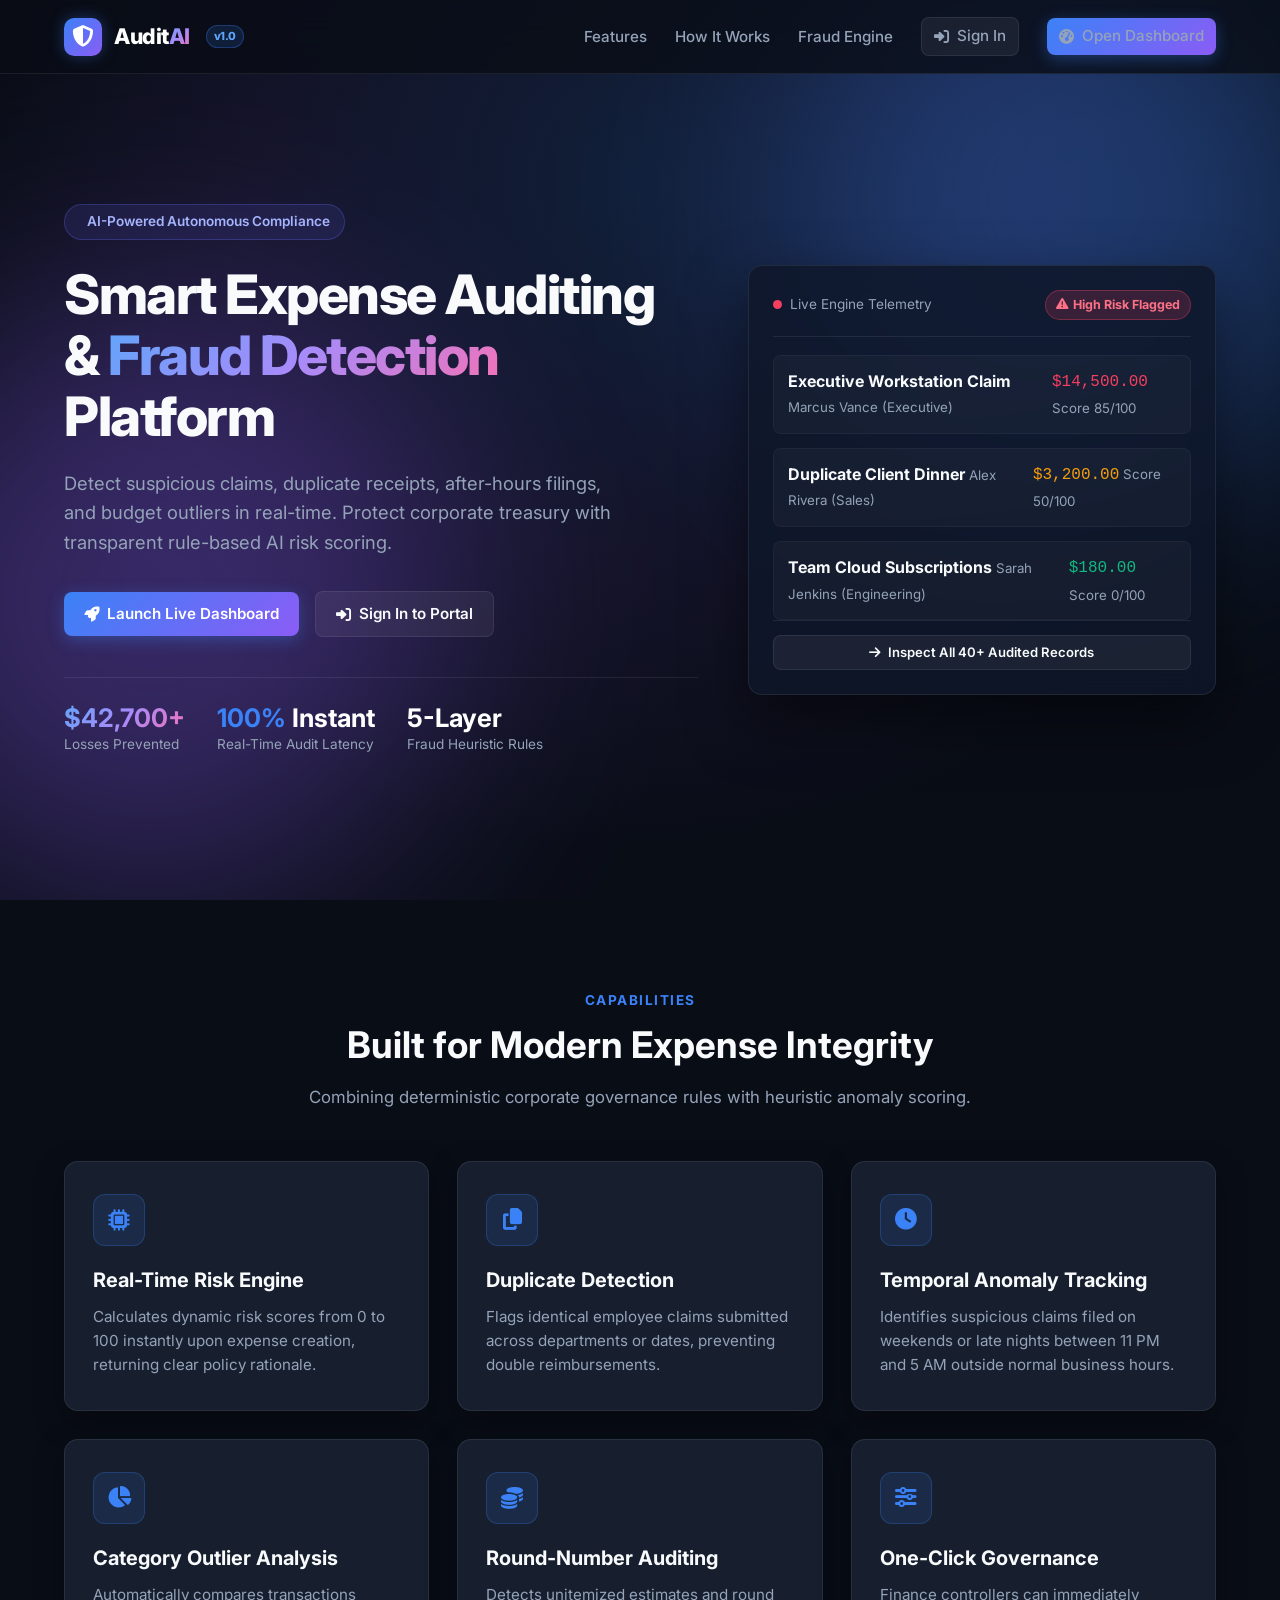
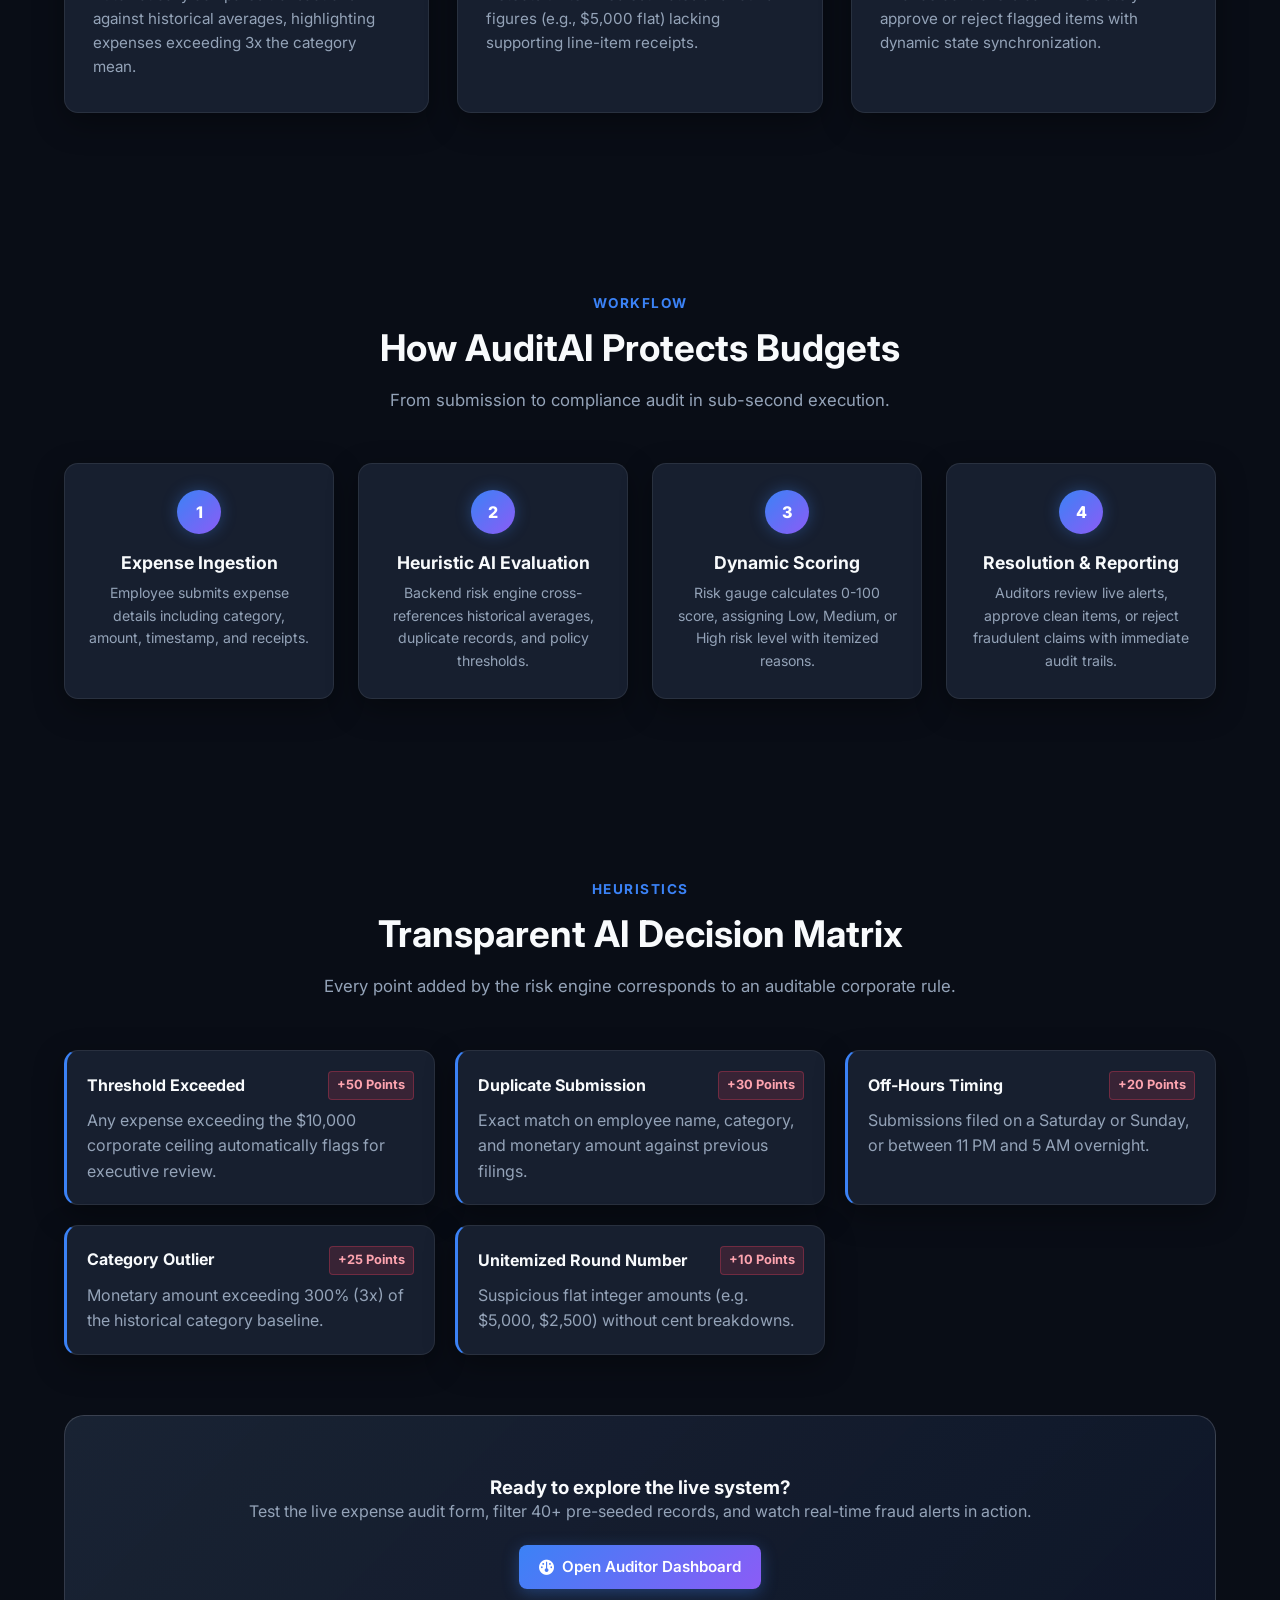
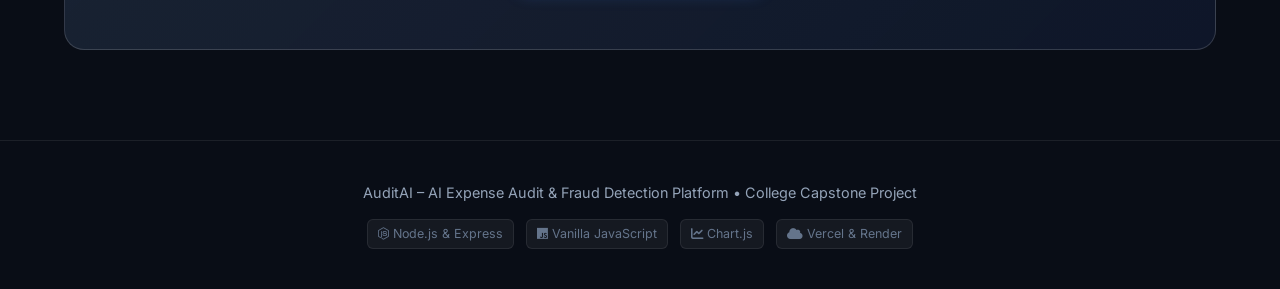
<file: index.html>
<!DOCTYPE html>
<html lang="en">
<head>
  <meta charset="UTF-8">
  <meta name="viewport" content="width=device-width, initial-scale=1.0">
  <meta name="description" content="AuditAI – Autonomous AI-Powered Expense Audit & Fraud Detection Platform for real-time corporate compliance and anomaly detection.">
  <title>AuditAI – AI Expense Audit & Fraud Detection Platform</title>

  <!-- Google Fonts: Inter -->
  <link rel="preconnect" href="https://fonts.googleapis.com">
  <link rel="preconnect" href="https://fonts.gstatic.com" crossorigin>
  <link href="https://fonts.googleapis.com/css2?family=Inter:wght@300;400;500;600;700;800&display=swap" rel="stylesheet">

  <!-- Font Awesome 6 Icons via CDN -->
  <link rel="stylesheet" href="https://cdnjs.cloudflare.com/ajax/libs/font-awesome/6.5.1/css/all.min.css">

  <!-- Core Stylesheet -->
  <link rel="stylesheet" href="css/style.css">
</head>
<body>

  <!-- Global Cold-start / API Loading Bar -->
  <div id="global-loader"></div>

  <!-- Navigation Bar -->
  <nav class="landing-nav">
    <a href="index.html" class="brand-logo">
      <div class="brand-icon-box">
        <i class="fa-solid fa-shield-halved"></i>
      </div>
      <span>Audit<span class="text-gradient">AI</span></span>
      <span class="brand-badge">v1.0</span>
    </a>

    <ul class="nav-links">
      <li><a href="#features">Features</a></li>
      <li><a href="#how-it-works">How It Works</a></li>
      <li><a href="#rules">Fraud Engine</a></li>
      <li><a href="login.html" class="btn btn-secondary btn-sm" id="nav-btn-signin"><i class="fa-solid fa-right-to-bracket"></i> Sign In</a></li>
      <li><a href="dashboard.html" class="btn btn-primary btn-sm"><i class="fa-solid fa-gauge-high"></i> Open Dashboard</a></li>
    </ul>
  </nav>

  <!-- Hero Section with Glowing Accents -->
  <section class="hero-section">
    <div class="hero-glow-blob hero-glow-1"></div>
    <div class="hero-glow-blob hero-glow-2"></div>

    <div class="hero-grid">
      <!-- Left Column: Value Proposition -->
      <div class="hero-content">
        <div class="hero-badge-pill">
          <i class="fa-solid fa-sparkles text-primary"></i>
          <span>AI-Powered Autonomous Compliance</span>
        </div>

        <h1 class="hero-title">
          Smart Expense Auditing & <span class="text-gradient">Fraud Detection</span> Platform
        </h1>

        <p class="hero-description">
          Detect suspicious claims, duplicate receipts, after-hours filings, and budget outliers in real-time. Protect corporate treasury with transparent rule-based AI risk scoring.
        </p>

        <div class="hero-actions">
          <a href="dashboard.html" class="btn btn-primary" id="btn-hero-launch">
            <i class="fa-solid fa-rocket"></i>
            Launch Live Dashboard
          </a>
          <a href="login.html" class="btn btn-secondary">
            <i class="fa-solid fa-right-to-bracket"></i>
            Sign In to Portal
          </a>
        </div>

        <div class="hero-stats-row">
          <div class="hero-stat-item">
            <h4 class="text-gradient" id="hero-stat-saved">$42,700+</h4>
            <p>Losses Prevented</p>
          </div>
          <div class="hero-stat-item">
            <h4><span class="text-primary">100%</span> Instant</h4>
            <p>Real-Time Audit Latency</p>
          </div>
          <div class="hero-stat-item">
            <h4>5-Layer</h4>
            <p>Fraud Heuristic Rules</p>
          </div>
        </div>
      </div>

      <!-- Right Column: Interactive Glass Card Simulation -->
      <div class="hero-preview-container">
        <div class="glass-panel hero-preview-card">
          <div class="preview-header">
            <div class="preview-status">
              <span class="pulse-dot"></span>
              <span>Live Engine Telemetry</span>
            </div>
            <span class="risk-badge badge-high"><i class="fa-solid fa-triangle-exclamation"></i> High Risk Flagged</span>
          </div>

          <div class="preview-simulation">
            <div class="preview-row">
              <div>
                <strong>Executive Workstation Claim</strong>
                <small class="text-muted block">Marcus Vance (Executive)</small>
              </div>
              <div class="text-right">
                <span class="font-mono font-semibold text-danger">$14,500.00</span>
                <small class="text-muted block">Score 85/100</small>
              </div>
            </div>

            <div class="preview-row">
              <div>
                <strong>Duplicate Client Dinner</strong>
                <small class="text-muted block">Alex Rivera (Sales)</small>
              </div>
              <div class="text-right">
                <span class="font-mono font-semibold text-warning">$3,200.00</span>
                <small class="text-muted block">Score 50/100</small>
              </div>
            </div>

            <div class="preview-row">
              <div>
                <strong>Team Cloud Subscriptions</strong>
                <small class="text-muted block">Sarah Jenkins (Engineering)</small>
              </div>
              <div class="text-right">
                <span class="font-mono font-semibold text-success">$180.00</span>
                <small class="text-muted block">Score 0/100</small>
              </div>
            </div>
          </div>

          <div class="mt-4 pt-3 border-t border-color" style="border-top: 1px solid var(--border-color); padding-top: 14px; text-align: center;">
            <a href="dashboard.html" class="btn btn-secondary btn-sm w-full" style="width: 100%;">
              <i class="fa-solid fa-arrow-right"></i> Inspect All 40+ Audited Records
            </a>
          </div>
        </div>
      </div>
    </div>
  </section>

  <!-- Features Grid -->
  <section id="features" class="section-wrapper reveal">
    <div class="section-header">
      <div class="section-tag">Capabilities</div>
      <h2 class="section-title">Built for Modern Expense Integrity</h2>
      <p class="section-sub">Combining deterministic corporate governance rules with heuristic anomaly scoring.</p>
    </div>

    <div class="features-grid">
      <div class="glass-panel feature-card">
        <div class="feature-icon-wrapper">
          <i class="fa-solid fa-microchip"></i>
        </div>
        <h3>Real-Time Risk Engine</h3>
        <p>Calculates dynamic risk scores from 0 to 100 instantly upon expense creation, returning clear policy rationale.</p>
      </div>

      <div class="glass-panel feature-card">
        <div class="feature-icon-wrapper">
          <i class="fa-solid fa-copy"></i>
        </div>
        <h3>Duplicate Detection</h3>
        <p>Flags identical employee claims submitted across departments or dates, preventing double reimbursements.</p>
      </div>

      <div class="glass-panel feature-card">
        <div class="feature-icon-wrapper">
          <i class="fa-solid fa-clock"></i>
        </div>
        <h3>Temporal Anomaly Tracking</h3>
        <p>Identifies suspicious claims filed on weekends or late nights between 11 PM and 5 AM outside normal business hours.</p>
      </div>

      <div class="glass-panel feature-card">
        <div class="feature-icon-wrapper">
          <i class="fa-solid fa-chart-pie"></i>
        </div>
        <h3>Category Outlier Analysis</h3>
        <p>Automatically compares transactions against historical averages, highlighting expenses exceeding 3x the category mean.</p>
      </div>

      <div class="glass-panel feature-card">
        <div class="feature-icon-wrapper">
          <i class="fa-solid fa-coins"></i>
        </div>
        <h3>Round-Number Auditing</h3>
        <p>Detects unitemized estimates and round figures (e.g., $5,000 flat) lacking supporting line-item receipts.</p>
      </div>

      <div class="glass-panel feature-card">
        <div class="feature-icon-wrapper">
          <i class="fa-solid fa-sliders"></i>
        </div>
        <h3>One-Click Governance</h3>
        <p>Finance controllers can immediately approve or reject flagged items with dynamic state synchronization.</p>
      </div>
    </div>
  </section>

  <!-- How It Works Section -->
  <section id="how-it-works" class="section-wrapper reveal">
    <div class="section-header">
      <div class="section-tag">Workflow</div>
      <h2 class="section-title">How AuditAI Protects Budgets</h2>
      <p class="section-sub">From submission to compliance audit in sub-second execution.</p>
    </div>

    <div class="workflow-steps">
      <div class="glass-panel step-card">
        <div class="step-number">1</div>
        <h4>Expense Ingestion</h4>
        <p>Employee submits expense details including category, amount, timestamp, and receipts.</p>
      </div>

      <div class="glass-panel step-card">
        <div class="step-number">2</div>
        <h4>Heuristic AI Evaluation</h4>
        <p>Backend risk engine cross-references historical averages, duplicate records, and policy thresholds.</p>
      </div>

      <div class="glass-panel step-card">
        <div class="step-number">3</div>
        <h4>Dynamic Scoring</h4>
        <p>Risk gauge calculates 0-100 score, assigning Low, Medium, or High risk level with itemized reasons.</p>
      </div>

      <div class="glass-panel step-card">
        <div class="step-number">4</div>
        <h4>Resolution & Reporting</h4>
        <p>Auditors review live alerts, approve clean items, or reject fraudulent claims with immediate audit trails.</p>
      </div>
    </div>
  </section>

  <!-- Rules Breakdown Section -->
  <section id="rules" class="section-wrapper reveal">
    <div class="section-header">
      <div class="section-tag">Heuristics</div>
      <h2 class="section-title">Transparent AI Decision Matrix</h2>
      <p class="section-sub">Every point added by the risk engine corresponds to an auditable corporate rule.</p>
    </div>

    <div class="rules-grid">
      <div class="glass-panel rule-item">
        <div class="rule-header">
          <strong>Threshold Exceeded</strong>
          <span class="rule-points">+50 Points</span>
        </div>
        <p class="text-muted text-sm">Any expense exceeding the $10,000 corporate ceiling automatically flags for executive review.</p>
      </div>

      <div class="glass-panel rule-item">
        <div class="rule-header">
          <strong>Duplicate Submission</strong>
          <span class="rule-points">+30 Points</span>
        </div>
        <p class="text-muted text-sm">Exact match on employee name, category, and monetary amount against previous filings.</p>
      </div>

      <div class="glass-panel rule-item">
        <div class="rule-header">
          <strong>Off-Hours Timing</strong>
          <span class="rule-points">+20 Points</span>
        </div>
        <p class="text-muted text-sm">Submissions filed on a Saturday or Sunday, or between 11 PM and 5 AM overnight.</p>
      </div>

      <div class="glass-panel rule-item">
        <div class="rule-header">
          <strong>Category Outlier</strong>
          <span class="rule-points">+25 Points</span>
        </div>
        <p class="text-muted text-sm">Monetary amount exceeding 300% (3x) of the historical category baseline.</p>
      </div>

      <div class="glass-panel rule-item">
        <div class="rule-header">
          <strong>Unitemized Round Number</strong>
          <span class="rule-points">+10 Points</span>
        </div>
        <p class="text-muted text-sm">Suspicious flat integer amounts (e.g. $5,000, $2,500) without cent breakdowns.</p>
      </div>
    </div>

    <!-- Call to action card -->
    <div class="landing-cta-banner">
      <h3 class="text-2xl font-bold mb-3">Ready to explore the live system?</h3>
      <p class="text-muted max-w-md mx-auto mb-6" style="margin-bottom: 20px;">
        Test the live expense audit form, filter 40+ pre-seeded records, and watch real-time fraud alerts in action.
      </p>
      <a href="dashboard.html" class="btn btn-primary">
        <i class="fa-solid fa-gauge"></i> Open Auditor Dashboard
      </a>
    </div>
  </section>

  <!-- Footer -->
  <footer class="landing-footer">
    <p>AuditAI – AI Expense Audit & Fraud Detection Platform &bull; College Capstone Project</p>
    <div class="footer-badges">
      <span class="tech-tag"><i class="fa-brands fa-node-js"></i> Node.js & Express</span>
      <span class="tech-tag"><i class="fa-brands fa-js"></i> Vanilla JavaScript</span>
      <span class="tech-tag"><i class="fa-solid fa-chart-line"></i> Chart.js</span>
      <span class="tech-tag"><i class="fa-solid fa-cloud"></i> Vercel & Render</span>
    </div>
  </footer>

  <!-- Scripts -->
  <script src="js/config.js"></script>
  <script src="js/animations.js"></script>
</body>
</html>
</file>
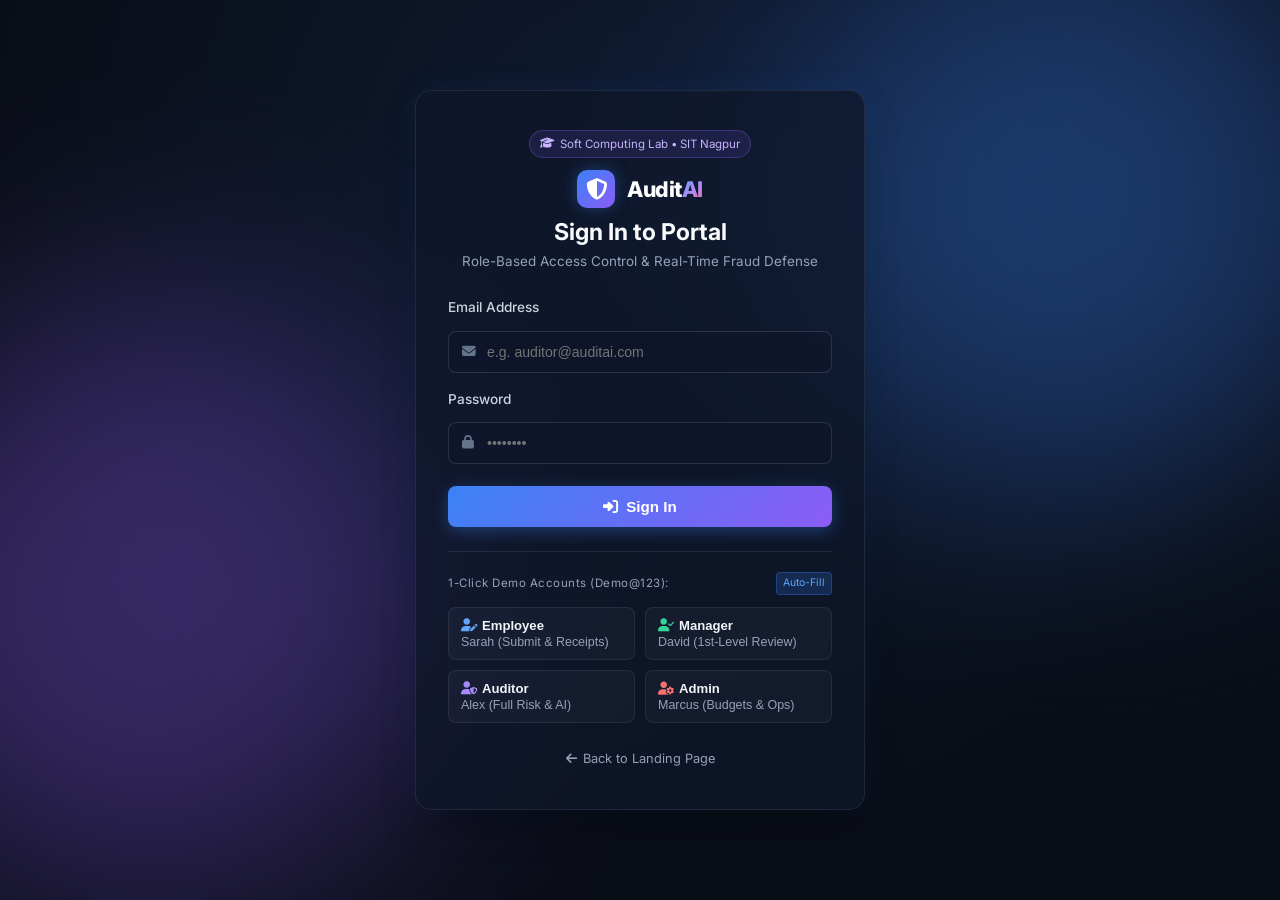
<file: login.html>
<!DOCTYPE html>
<html lang="en">
<head>
  <meta charset="UTF-8">
  <meta name="viewport" content="width=device-width, initial-scale=1.0">
  <meta name="description" content="AuditAI Login – Secure Role-Based Access for Employee, Manager, Auditor, and Admin portals.">
  <title>Login – AuditAI Platform</title>

  <!-- Google Fonts: Inter -->
  <link rel="preconnect" href="https://fonts.googleapis.com">
  <link rel="preconnect" href="https://fonts.gstatic.com" crossorigin>
  <link href="https://fonts.googleapis.com/css2?family=Inter:wght@300;400;500;600;700;800&display=swap" rel="stylesheet">

  <!-- Font Awesome 6 Icons -->
  <link rel="stylesheet" href="https://cdnjs.cloudflare.com/ajax/libs/font-awesome/6.5.1/css/all.min.css">

  <!-- Core Stylesheet -->
  <link rel="stylesheet" href="css/style.css">
  <link rel="stylesheet" href="style.css">

  <style>
    .login-container {
      min-height: 100vh;
      display: flex;
      align-items: center;
      justify-content: center;
      padding: 30px 20px;
      position: relative;
      overflow: hidden;
      background: radial-gradient(circle at 50% 20%, rgba(59, 130, 246, 0.12) 0%, rgba(9, 13, 22, 1) 70%);
    }
    .login-card {
      width: 100%;
      max-width: 450px;
      padding: 38px 32px;
      position: relative;
      z-index: 2;
      border: 1px solid rgba(255, 255, 255, 0.08);
      background: rgba(15, 23, 42, 0.75);
      backdrop-filter: blur(20px);
      border-radius: 16px;
      box-shadow: 0 20px 40px -15px rgba(0, 0, 0, 0.6), 0 0 30px rgba(59, 130, 246, 0.1);
    }
    .demo-accounts-box {
      margin-top: 24px;
      padding-top: 20px;
      border-top: 1px solid var(--border-color, rgba(255, 255, 255, 0.08));
    }
    .demo-grid {
      display: grid;
      grid-template-columns: 1fr 1fr;
      gap: 10px;
      margin-top: 12px;
    }
    .demo-btn {
      background: rgba(255, 255, 255, 0.03);
      border: 1px solid rgba(255, 255, 255, 0.08);
      border-radius: 8px;
      padding: 10px 12px;
      color: #94a3b8;
      font-size: 0.78rem;
      cursor: pointer;
      text-align: left;
      transition: all 0.2s ease;
      display: flex;
      flex-direction: column;
      gap: 2px;
    }
    .demo-btn strong {
      color: #f1f5f9;
      font-size: 0.82rem;
      display: flex;
      align-items: center;
      gap: 5px;
    }
    .demo-btn:hover {
      background: rgba(59, 130, 246, 0.15);
      border-color: rgba(59, 130, 246, 0.4);
      color: #93c5fd;
      transform: translateY(-2px);
    }
    .academic-pill {
      display: inline-flex;
      align-items: center;
      gap: 6px;
      background: rgba(139, 92, 246, 0.12);
      border: 1px solid rgba(139, 92, 246, 0.3);
      color: #c4b5fd;
      font-size: 0.72rem;
      padding: 4px 10px;
      border-radius: 9999px;
      margin-bottom: 12px;
    }
  </style>
</head>
<body>

  <!-- Loading Bar Indicator -->
  <div id="global-loader"></div>

  <div class="login-container">
    <div class="hero-glow-blob hero-glow-1"></div>
    <div class="hero-glow-blob hero-glow-2"></div>

    <div class="glass-panel login-card">
      <div style="text-align: center; margin-bottom: 24px;">
        <div class="academic-pill">
          <i class="fa-solid fa-graduation-cap"></i>
          <span>Soft Computing Lab • SIT Nagpur</span>
        </div>
        <a href="index.html" class="brand-logo" style="justify-content: center; margin-bottom: 10px;">
          <div class="brand-icon-box">
            <i class="fa-solid fa-shield-halved"></i>
          </div>
          <span>Audit<span class="text-gradient">AI</span></span>
        </a>
        <h2 style="font-size: 1.45rem; font-weight: 700; margin-bottom: 4px; color: #f8fafc;">Sign In to Portal</h2>
        <p class="text-muted text-sm" style="font-size: 0.84rem; color: #94a3b8;">Role-Based Access Control & Real-Time Fraud Defense</p>
      </div>

      <form id="login-form">
        <div class="form-group" style="margin-bottom: 16px;">
          <label for="login-email" style="display: block; font-size: 0.85rem; font-weight: 500; margin-bottom: 6px; color: #cbd5e1;">Email Address</label>
          <div style="position: relative;">
            <input type="email" id="login-email" class="form-control" placeholder="e.g. auditor@auditai.com" required style="padding-left: 38px; width: 100%; height: 42px; background: rgba(15, 23, 42, 0.6); border: 1px solid rgba(255, 255, 255, 0.12); border-radius: 8px; color: #f8fafc; font-size: 0.88rem;">
            <i class="fa-solid fa-envelope text-muted" style="position: absolute; left: 14px; top: 50%; transform: translateY(-50%); font-size: 0.85rem; color: #64748b;"></i>
          </div>
        </div>

        <div class="form-group" style="margin-bottom: 22px;">
          <label for="login-password" style="display: block; font-size: 0.85rem; font-weight: 500; margin-bottom: 6px; color: #cbd5e1;">Password</label>
          <div style="position: relative;">
            <input type="password" id="login-password" class="form-control" placeholder="••••••••" required style="padding-left: 38px; width: 100%; height: 42px; background: rgba(15, 23, 42, 0.6); border: 1px solid rgba(255, 255, 255, 0.12); border-radius: 8px; color: #f8fafc; font-size: 0.88rem;">
            <i class="fa-solid fa-lock text-muted" style="position: absolute; left: 14px; top: 50%; transform: translateY(-50%); font-size: 0.85rem; color: #64748b;"></i>
          </div>
        </div>

        <button type="submit" id="btn-login-submit" class="btn btn-primary" style="width: 100%; padding: 12px; font-weight: 600; font-size: 0.95rem; border-radius: 8px;">
          <i class="fa-solid fa-right-to-bracket"></i>
          <span>Sign In</span>
        </button>
      </form>

      <!-- Demo Accounts 1-Click Fill -->
      <div class="demo-accounts-box">
        <div style="display: flex; justify-content: space-between; align-items: center;">
          <span class="text-xs text-muted uppercase font-semibold" style="font-size: 0.72rem; letter-spacing: 0.5px; color: #94a3b8;">1-Click Demo Accounts (Demo@123):</span>
          <span class="brand-badge" style="font-size: 0.65rem; padding: 2px 6px; border-radius: 4px; background: rgba(59,130,246,0.2); color: #60a5fa;">Auto-Fill</span>
        </div>

        <div class="demo-grid">
          <button type="button" class="demo-btn" data-email="employee@auditai.com" data-role="employee">
            <strong><i class="fa-solid fa-user-pen" style="color: #60a5fa;"></i> Employee</strong>
            <span>Sarah (Submit & Receipts)</span>
          </button>
          <button type="button" class="demo-btn" data-email="manager@auditai.com" data-role="manager">
            <strong><i class="fa-solid fa-user-check" style="color: #34d399;"></i> Manager</strong>
            <span>David (1st-Level Review)</span>
          </button>
          <button type="button" class="demo-btn" data-email="auditor@auditai.com" data-role="auditor">
            <strong><i class="fa-solid fa-user-shield" style="color: #a78bfa;"></i> Auditor</strong>
            <span>Alex (Full Risk & AI)</span>
          </button>
          <button type="button" class="demo-btn" data-email="admin@auditai.com" data-role="admin">
            <strong><i class="fa-solid fa-user-gear" style="color: #f87171;"></i> Admin</strong>
            <span>Marcus (Budgets & Ops)</span>
          </button>
        </div>
      </div>

      <div style="text-align: center; margin-top: 22px;">
        <a href="index.html" class="text-xs text-muted" style="text-decoration: none; color: #94a3b8; font-size: 0.8rem; display: inline-flex; align-items: center; gap: 6px;">
          <i class="fa-solid fa-arrow-left"></i> Back to Landing Page
        </a>
      </div>
    </div>
  </div>

  <!-- Scripts -->
  <script src="js/config.js"></script>
  <script src="js/animations.js"></script>
  <script src="js/api.js"></script>
  <script>
    document.addEventListener('DOMContentLoaded', () => {
      // If already logged in, redirect to dashboard
      const existingToken = localStorage.getItem('auditai_token');
      if (existingToken) {
        window.location.href = 'dashboard.html';
        return;
      }

      // 1-Click Demo Accounts
      document.querySelectorAll('.demo-btn').forEach(btn => {
        btn.addEventListener('click', () => {
          document.getElementById('login-email').value = btn.dataset.email;
          document.getElementById('login-password').value = 'Demo@123';
          if (typeof showToast === 'function') {
            showToast(`Loaded ${btn.dataset.role.toUpperCase()} credentials (Demo@123)`, 'info', 2000);
          }
        });
      });

      // Handle Login Submit
      const form = document.getElementById('login-form');
      const submitBtn = document.getElementById('btn-login-submit');

      form.addEventListener('submit', async (e) => {
        e.preventDefault();
        const email = document.getElementById('login-email').value.trim();
        const password = document.getElementById('login-password').value;

        submitBtn.disabled = true;
        submitBtn.innerHTML = '<i class="fa-solid fa-spinner fa-spin"></i> Authenticating...';

        try {
          const res = await API.login(email, password);
          if (typeof showToast === 'function') {
            showToast(`Welcome back, ${res.user.name} (${res.user.role.toUpperCase()})!`, 'success');
          }
          setTimeout(() => {
            window.location.href = 'dashboard.html';
          }, 600);
        } catch (err) {
          if (typeof showToast === 'function') {
            showToast(err.message || 'Login failed. Please check credentials.', 'error');
          } else {
            alert(err.message || 'Login failed.');
          }
        } finally {
          submitBtn.disabled = false;
          submitBtn.innerHTML = '<i class="fa-solid fa-right-to-bracket"></i> <span>Sign In</span>';
        }
      });
    });
  </script>
</body>
</html>
</file>
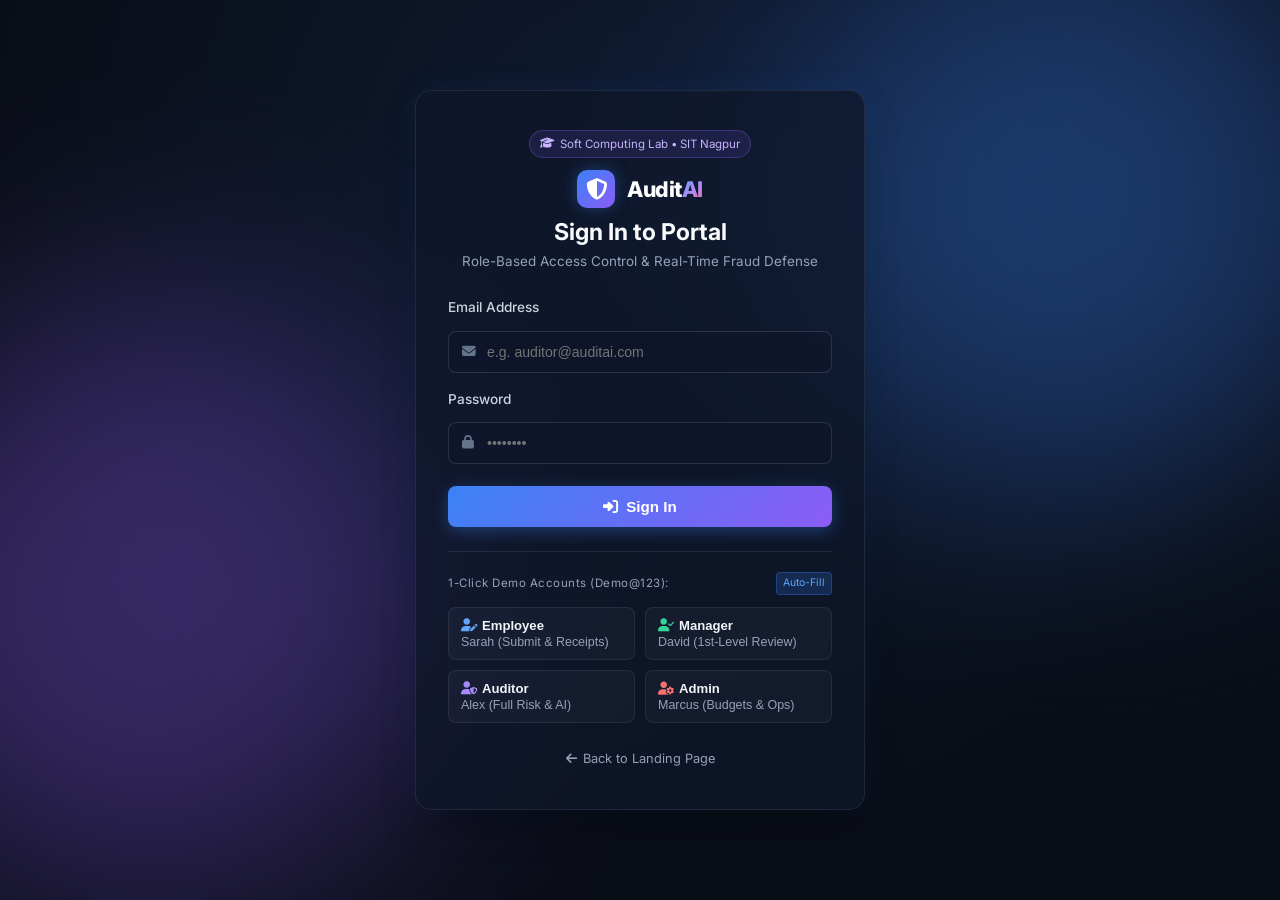
<file: frontend/login.html>
<!DOCTYPE html>
<html lang="en">
<head>
  <meta charset="UTF-8">
  <meta name="viewport" content="width=device-width, initial-scale=1.0">
  <meta name="description" content="AuditAI Login – Secure Role-Based Access for Employee, Manager, Auditor, and Admin portals.">
  <title>Login – AuditAI Platform</title>

  <!-- Google Fonts: Inter -->
  <link rel="preconnect" href="https://fonts.googleapis.com">
  <link rel="preconnect" href="https://fonts.gstatic.com" crossorigin>
  <link href="https://fonts.googleapis.com/css2?family=Inter:wght@300;400;500;600;700;800&display=swap" rel="stylesheet">

  <!-- Font Awesome 6 Icons -->
  <link rel="stylesheet" href="https://cdnjs.cloudflare.com/ajax/libs/font-awesome/6.5.1/css/all.min.css">

  <!-- Core Stylesheet -->
  <link rel="stylesheet" href="css/style.css">

  <style>
    .login-container {
      min-height: 100vh;
      display: flex;
      align-items: center;
      justify-content: center;
      padding: 30px 20px;
      position: relative;
      overflow: hidden;
      background: radial-gradient(circle at 50% 20%, rgba(59, 130, 246, 0.12) 0%, rgba(9, 13, 22, 1) 70%);
    }
    .login-card {
      width: 100%;
      max-width: 450px;
      padding: 38px 32px;
      position: relative;
      z-index: 2;
      border: 1px solid rgba(255, 255, 255, 0.08);
      background: rgba(15, 23, 42, 0.75);
      backdrop-filter: blur(20px);
      border-radius: 16px;
      box-shadow: 0 20px 40px -15px rgba(0, 0, 0, 0.6), 0 0 30px rgba(59, 130, 246, 0.1);
    }
    .demo-accounts-box {
      margin-top: 24px;
      padding-top: 20px;
      border-top: 1px solid var(--border-color, rgba(255, 255, 255, 0.08));
    }
    .demo-grid {
      display: grid;
      grid-template-columns: 1fr 1fr;
      gap: 10px;
      margin-top: 12px;
    }
    .demo-btn {
      background: rgba(255, 255, 255, 0.03);
      border: 1px solid rgba(255, 255, 255, 0.08);
      border-radius: 8px;
      padding: 10px 12px;
      color: #94a3b8;
      font-size: 0.78rem;
      cursor: pointer;
      text-align: left;
      transition: all 0.2s ease;
      display: flex;
      flex-direction: column;
      gap: 2px;
    }
    .demo-btn strong {
      color: #f1f5f9;
      font-size: 0.82rem;
      display: flex;
      align-items: center;
      gap: 5px;
    }
    .demo-btn:hover {
      background: rgba(59, 130, 246, 0.15);
      border-color: rgba(59, 130, 246, 0.4);
      color: #93c5fd;
      transform: translateY(-2px);
    }
    .academic-pill {
      display: inline-flex;
      align-items: center;
      gap: 6px;
      background: rgba(139, 92, 246, 0.12);
      border: 1px solid rgba(139, 92, 246, 0.3);
      color: #c4b5fd;
      font-size: 0.72rem;
      padding: 4px 10px;
      border-radius: 9999px;
      margin-bottom: 12px;
    }
  </style>
</head>
<body>

  <!-- Loading Bar Indicator -->
  <div id="global-loader"></div>

  <div class="login-container">
    <div class="hero-glow-blob hero-glow-1"></div>
    <div class="hero-glow-blob hero-glow-2"></div>

    <div class="glass-panel login-card">
      <div style="text-align: center; margin-bottom: 24px;">
        <div class="academic-pill">
          <i class="fa-solid fa-graduation-cap"></i>
          <span>Soft Computing Lab • SIT Nagpur</span>
        </div>
        <a href="index.html" class="brand-logo" style="justify-content: center; margin-bottom: 10px;">
          <div class="brand-icon-box">
            <i class="fa-solid fa-shield-halved"></i>
          </div>
          <span>Audit<span class="text-gradient">AI</span></span>
        </a>
        <h2 style="font-size: 1.45rem; font-weight: 700; margin-bottom: 4px; color: #f8fafc;">Sign In to Portal</h2>
        <p class="text-muted text-sm" style="font-size: 0.84rem; color: #94a3b8;">Role-Based Access Control & Real-Time Fraud Defense</p>
      </div>

      <form id="login-form">
        <div class="form-group" style="margin-bottom: 16px;">
          <label for="login-email" style="display: block; font-size: 0.85rem; font-weight: 500; margin-bottom: 6px; color: #cbd5e1;">Email Address</label>
          <div style="position: relative;">
            <input type="email" id="login-email" class="form-control" placeholder="e.g. auditor@auditai.com" required style="padding-left: 38px; width: 100%; height: 42px; background: rgba(15, 23, 42, 0.6); border: 1px solid rgba(255, 255, 255, 0.12); border-radius: 8px; color: #f8fafc; font-size: 0.88rem;">
            <i class="fa-solid fa-envelope text-muted" style="position: absolute; left: 14px; top: 50%; transform: translateY(-50%); font-size: 0.85rem; color: #64748b;"></i>
          </div>
        </div>

        <div class="form-group" style="margin-bottom: 22px;">
          <label for="login-password" style="display: block; font-size: 0.85rem; font-weight: 500; margin-bottom: 6px; color: #cbd5e1;">Password</label>
          <div style="position: relative;">
            <input type="password" id="login-password" class="form-control" placeholder="••••••••" required style="padding-left: 38px; width: 100%; height: 42px; background: rgba(15, 23, 42, 0.6); border: 1px solid rgba(255, 255, 255, 0.12); border-radius: 8px; color: #f8fafc; font-size: 0.88rem;">
            <i class="fa-solid fa-lock text-muted" style="position: absolute; left: 14px; top: 50%; transform: translateY(-50%); font-size: 0.85rem; color: #64748b;"></i>
          </div>
        </div>

        <button type="submit" id="btn-login-submit" class="btn btn-primary" style="width: 100%; padding: 12px; font-weight: 600; font-size: 0.95rem; border-radius: 8px;">
          <i class="fa-solid fa-right-to-bracket"></i>
          <span>Sign In</span>
        </button>
      </form>

      <!-- Demo Accounts 1-Click Fill -->
      <div class="demo-accounts-box">
        <div style="display: flex; justify-content: space-between; align-items: center;">
          <span class="text-xs text-muted uppercase font-semibold" style="font-size: 0.72rem; letter-spacing: 0.5px; color: #94a3b8;">1-Click Demo Accounts (Demo@123):</span>
          <span class="brand-badge" style="font-size: 0.65rem; padding: 2px 6px; border-radius: 4px; background: rgba(59,130,246,0.2); color: #60a5fa;">Auto-Fill</span>
        </div>

        <div class="demo-grid">
          <button type="button" class="demo-btn" data-email="employee@auditai.com" data-role="employee">
            <strong><i class="fa-solid fa-user-pen" style="color: #60a5fa;"></i> Employee</strong>
            <span>Sarah (Submit & Receipts)</span>
          </button>
          <button type="button" class="demo-btn" data-email="manager@auditai.com" data-role="manager">
            <strong><i class="fa-solid fa-user-check" style="color: #34d399;"></i> Manager</strong>
            <span>David (1st-Level Review)</span>
          </button>
          <button type="button" class="demo-btn" data-email="auditor@auditai.com" data-role="auditor">
            <strong><i class="fa-solid fa-user-shield" style="color: #a78bfa;"></i> Auditor</strong>
            <span>Alex (Full Risk & AI)</span>
          </button>
          <button type="button" class="demo-btn" data-email="admin@auditai.com" data-role="admin">
            <strong><i class="fa-solid fa-user-gear" style="color: #f87171;"></i> Admin</strong>
            <span>Marcus (Budgets & Ops)</span>
          </button>
        </div>
      </div>

      <div style="text-align: center; margin-top: 22px;">
        <a href="index.html" class="text-xs text-muted" style="text-decoration: none; color: #94a3b8; font-size: 0.8rem; display: inline-flex; align-items: center; gap: 6px;">
          <i class="fa-solid fa-arrow-left"></i> Back to Landing Page
        </a>
      </div>
    </div>
  </div>

  <!-- Scripts -->
  <script src="js/config.js"></script>
  <script src="js/animations.js"></script>
  <script src="js/api.js"></script>
  <script>
    document.addEventListener('DOMContentLoaded', () => {
      // If already logged in, redirect to dashboard
      const existingToken = localStorage.getItem('auditai_token');
      if (existingToken) {
        window.location.href = 'dashboard.html';
        return;
      }

      // 1-Click Demo Accounts
      document.querySelectorAll('.demo-btn').forEach(btn => {
        btn.addEventListener('click', () => {
          document.getElementById('login-email').value = btn.dataset.email;
          document.getElementById('login-password').value = 'Demo@123';
          if (typeof showToast === 'function') {
            showToast(`Loaded ${btn.dataset.role.toUpperCase()} credentials (Demo@123)`, 'info', 2000);
          }
        });
      });

      // Handle Login Submit
      const form = document.getElementById('login-form');
      const submitBtn = document.getElementById('btn-login-submit');

      form.addEventListener('submit', async (e) => {
        e.preventDefault();
        const email = document.getElementById('login-email').value.trim();
        const password = document.getElementById('login-password').value;

        submitBtn.disabled = true;
        submitBtn.innerHTML = '<i class="fa-solid fa-spinner fa-spin"></i> Authenticating...';

        try {
          const res = await API.login(email, password);
          if (typeof showToast === 'function') {
            showToast(`Welcome back, ${res.user.name} (${res.user.role.toUpperCase()})!`, 'success');
          }
          setTimeout(() => {
            window.location.href = 'dashboard.html';
          }, 600);
        } catch (err) {
          if (typeof showToast === 'function') {
            showToast(err.message || 'Login failed. Please check credentials.', 'error');
          } else {
            alert(err.message || 'Login failed.');
          }
        } finally {
          submitBtn.disabled = false;
          submitBtn.innerHTML = '<i class="fa-solid fa-right-to-bracket"></i> <span>Sign In</span>';
        }
      });
    });
  </script>
</body>
</html>
</file>
<file: css/style.css>
/* ==========================================================================
   AuditAI - Modern Dark Design System
   Color Palette: Deep Slate (#090d16 / #0f172a / #1e293b),
   Electric Blue (#3b82f6), Neon Violet (#8b5cf6), Cyber Emerald (#10b981),
   Warning Amber (#f59e0b), Rose Red (#f43f5e)
   ========================================================================== */

:root {
  --bg-main: #090d16;
  --bg-surface: #0f172a;
  --bg-card: rgba(30, 41, 59, 0.7);
  --bg-card-hover: rgba(51, 65, 85, 0.7);
  --border-color: rgba(255, 255, 255, 0.08);
  --border-light: rgba(255, 255, 255, 0.15);
  
  --primary: #3b82f6;
  --primary-glow: rgba(59, 130, 246, 0.35);
  --secondary: #8b5cf6;
  --accent: #6366f1;
  
  --success: #10b981;
  --success-glow: rgba(16, 185, 129, 0.25);
  --warning: #f59e0b;
  --warning-glow: rgba(245, 158, 11, 0.25);
  --danger: #f43f5e;
  --danger-glow: rgba(244, 63, 94, 0.3);

  --text-main: #f8fafc;
  --text-muted: #94a3b8;
  --text-dim: #64748b;

  --sidebar-width: 260px;
  --sidebar-collapsed-width: 78px;
  --header-height: 70px;
  --radius-sm: 8px;
  --radius-md: 14px;
  --radius-lg: 20px;
  --transition-fast: 0.2s ease;
  --transition-smooth: 0.35s cubic-bezier(0.16, 1, 0.3, 1);
}

/* Base Reset & Typography */
* {
  margin: 0;
  padding: 0;
  box-sizing: border-box;
}

html {
  scroll-behavior: smooth;
  font-size: 16px;
}

body {
  font-family: 'Inter', -apple-system, BlinkMacSystemFont, "Segoe UI", Roboto, sans-serif;
  background-color: var(--bg-main);
  color: var(--text-main);
  min-height: 100vh;
  line-height: 1.6;
  overflow-x: hidden;
  -webkit-font-smoothing: antialiased;
}

/* Custom Scrollbar */
::-webkit-scrollbar {
  width: 8px;
  height: 8px;
}
::-webkit-scrollbar-track {
  background: var(--bg-main);
}
::-webkit-scrollbar-thumb {
  background: #334155;
  border-radius: 4px;
}
::-webkit-scrollbar-thumb:hover {
  background: #475569;
}

/* Glassmorphism Utility */
.glass-panel {
  background: var(--bg-card);
  backdrop-filter: blur(14px);
  -webkit-backdrop-filter: blur(14px);
  border: 1px solid var(--border-color);
  border-radius: var(--radius-md);
  box-shadow: 0 10px 30px rgba(0, 0, 0, 0.35);
  transition: transform var(--transition-fast), border-color var(--transition-fast), box-shadow var(--transition-fast);
}

.glass-panel:hover {
  border-color: var(--border-light);
}

/* Typography Helpers */
h1, h2, h3, h4, h5, h6 {
  color: var(--text-main);
  font-weight: 700;
  line-height: 1.25;
}

.text-gradient {
  background: linear-gradient(135deg, #60a5fa 0%, #a78bfa 50%, #f472b6 100%);
  -webkit-background-clip: text;
  -webkit-text-fill-color: transparent;
}

.text-primary { color: var(--primary); }
.text-success { color: var(--success); }
.text-warning { color: var(--warning); }
.text-danger { color: var(--danger); }
.text-muted { color: var(--text-muted); }
.font-mono { font-family: ui-monospace, SFMono-Regular, Menlo, Monaco, Consolas, monospace; }

/* Global Loading Spinner */
#global-loader {
  position: fixed;
  top: 0;
  left: 0;
  width: 100%;
  height: 3px;
  background: transparent;
  z-index: 9999;
  pointer-events: none;
}
#global-loader.active {
  background: linear-gradient(90deg, #3b82f6, #8b5cf6, #3b82f6);
  background-size: 200% 100%;
  animation: loadingBar 1.2s infinite linear;
}
@keyframes loadingBar {
  0% { background-position: 200% 0; }
  100% { background-position: -200% 0; }
}

/* Toast Notifications */
.toast-container {
  position: fixed;
  bottom: 24px;
  right: 24px;
  z-index: 10000;
  display: flex;
  flex-direction: column;
  gap: 10px;
  max-width: 400px;
}
.toast {
  display: flex;
  align-items: center;
  gap: 12px;
  padding: 14px 18px;
  background: #1e293b;
  border-radius: var(--radius-sm);
  border: 1px solid var(--border-color);
  box-shadow: 0 10px 25px rgba(0,0,0,0.4);
  color: #fff;
  font-size: 0.9rem;
  animation: slideInRight 0.3s cubic-bezier(0.16, 1, 0.3, 1);
}
.toast.toast-success { border-left: 4px solid var(--success); }
.toast.toast-error { border-left: 4px solid var(--danger); }
.toast.toast-warning { border-left: 4px solid var(--warning); }
.toast.toast-info { border-left: 4px solid var(--primary); }
.toast.fade-out {
  opacity: 0;
  transform: translateY(10px);
  transition: opacity 0.4s ease, transform 0.4s ease;
}
.toast-close {
  background: none;
  border: none;
  color: var(--text-muted);
  font-size: 1.2rem;
  cursor: pointer;
  margin-left: auto;
}
@keyframes slideInRight {
  from { opacity: 0; transform: translateX(30px); }
  to { opacity: 1; transform: translateX(0); }
}

/* Buttons */
.btn {
  display: inline-flex;
  align-items: center;
  justify-content: center;
  gap: 8px;
  padding: 10px 20px;
  font-size: 0.95rem;
  font-weight: 600;
  border-radius: var(--radius-sm);
  border: none;
  cursor: pointer;
  text-decoration: none;
  transition: all var(--transition-fast);
}
.btn-primary {
  background: linear-gradient(135deg, var(--primary) 0%, var(--secondary) 100%);
  color: #fff;
  box-shadow: 0 4px 16px var(--primary-glow);
}
.btn-primary:hover {
  transform: translateY(-2px);
  box-shadow: 0 8px 24px rgba(99, 102, 241, 0.45);
}
.btn-secondary {
  background: rgba(255, 255, 255, 0.06);
  color: var(--text-main);
  border: 1px solid var(--border-color);
}
.btn-secondary:hover {
  background: rgba(255, 255, 255, 0.12);
  border-color: var(--border-light);
}
.btn-sm {
  padding: 6px 12px;
  font-size: 0.82rem;
}
.btn-outline-danger {
  background: transparent;
  border: 1px solid rgba(244, 63, 94, 0.4);
  color: var(--danger);
  border-radius: var(--radius-sm);
}
.btn-outline-danger:hover {
  background: rgba(244, 63, 94, 0.15);
}
.btn-outline-success {
  background: transparent;
  border: 1px solid rgba(16, 185, 129, 0.4);
  color: var(--success);
  border-radius: var(--radius-sm);
}
.btn-outline-success:hover {
  background: rgba(16, 185, 129, 0.15);
}

/* ==========================================================================
   LANDING PAGE STYLES (index.html)
   ========================================================================== */

/* Navbar */
.landing-nav {
  position: fixed;
  top: 0;
  left: 0;
  width: 100%;
  height: 74px;
  background: rgba(9, 13, 22, 0.8);
  backdrop-filter: blur(16px);
  border-bottom: 1px solid var(--border-color);
  z-index: 1000;
  display: flex;
  align-items: center;
  justify-content: space-between;
  padding: 0 5%;
}

.brand-logo {
  display: flex;
  align-items: center;
  gap: 12px;
  text-decoration: none;
  font-size: 1.35rem;
  font-weight: 800;
  color: #fff;
  letter-spacing: -0.5px;
}
.brand-icon-box {
  width: 38px;
  height: 38px;
  background: linear-gradient(135deg, var(--primary), var(--secondary));
  border-radius: 10px;
  display: flex;
  align-items: center;
  justify-content: center;
  color: #fff;
  box-shadow: 0 0 15px var(--primary-glow);
}
.brand-badge {
  font-size: 0.7rem;
  background: rgba(59, 130, 246, 0.15);
  color: #60a5fa;
  border: 1px solid rgba(59, 130, 246, 0.3);
  padding: 2px 7px;
  border-radius: 20px;
  margin-left: 4px;
}

.nav-links {
  display: flex;
  align-items: center;
  gap: 28px;
  list-style: none;
}
.nav-links a {
  color: var(--text-muted);
  text-decoration: none;
  font-size: 0.95rem;
  font-weight: 500;
  transition: color var(--transition-fast);
}
.nav-links a:hover {
  color: #fff;
}

/* Hero Section */
.hero-section {
  position: relative;
  min-height: 100vh;
  display: flex;
  align-items: center;
  padding: 130px 5% 70px;
  overflow: hidden;
  background: radial-gradient(circle at 50% 20%, rgba(59, 130, 246, 0.15) 0%, rgba(139, 92, 246, 0.08) 40%, transparent 70%);
}

.hero-glow-blob {
  position: absolute;
  width: 600px;
  height: 600px;
  border-radius: 50%;
  filter: blur(120px);
  pointer-events: none;
  opacity: 0.35;
  animation: floatSlow 12s infinite alternate ease-in-out;
}
.hero-glow-1 {
  top: -100px;
  right: -100px;
  background: var(--primary);
}
.hero-glow-2 {
  bottom: 0px;
  left: -150px;
  background: var(--secondary);
}

@keyframes floatSlow {
  0% { transform: translateY(0) scale(1); }
  100% { transform: translateY(40px) scale(1.1); }
}

.hero-grid {
  display: grid;
  grid-template-columns: 1.15fr 0.85fr;
  gap: 50px;
  align-items: center;
  position: relative;
  z-index: 2;
  width: 100%;
  max-width: 1280px;
  margin: 0 auto;
}

.hero-badge-pill {
  display: inline-flex;
  align-items: center;
  gap: 8px;
  padding: 6px 14px;
  background: rgba(99, 102, 241, 0.12);
  border: 1px solid rgba(99, 102, 241, 0.3);
  border-radius: 30px;
  color: #a5b4fc;
  font-size: 0.85rem;
  font-weight: 600;
  margin-bottom: 24px;
}

.hero-title {
  font-size: 3.4rem;
  font-weight: 800;
  letter-spacing: -1.5px;
  line-height: 1.12;
  margin-bottom: 22px;
}

.hero-description {
  font-size: 1.15rem;
  color: var(--text-muted);
  max-width: 560px;
  margin-bottom: 34px;
}

.hero-actions {
  display: flex;
  align-items: center;
  gap: 16px;
  margin-bottom: 40px;
}

.hero-stats-row {
  display: flex;
  gap: 32px;
  padding-top: 24px;
  border-top: 1px solid var(--border-color);
}
.hero-stat-item h4 {
  font-size: 1.6rem;
  color: #fff;
  font-weight: 700;
}
.hero-stat-item p {
  font-size: 0.85rem;
  color: var(--text-muted);
}

/* Hero Floating Demo Card */
.hero-preview-card {
  padding: 24px;
  background: rgba(15, 23, 42, 0.85);
  border: 1px solid var(--border-color);
  box-shadow: 0 25px 60px rgba(0, 0, 0, 0.5);
  animation: cardFloat 6s ease-in-out infinite;
}
@keyframes cardFloat {
  0%, 100% { transform: translateY(0); }
  50% { transform: translateY(-10px); }
}

.preview-header {
  display: flex;
  justify-content: space-between;
  align-items: center;
  padding-bottom: 16px;
  border-bottom: 1px solid var(--border-color);
  margin-bottom: 18px;
}
.preview-status {
  display: flex;
  align-items: center;
  gap: 8px;
  font-size: 0.85rem;
  color: var(--text-muted);
}
.pulse-dot {
  width: 9px;
  height: 9px;
  background: var(--danger);
  border-radius: 50%;
  display: inline-block;
  box-shadow: 0 0 0 rgba(244, 63, 94, 0.7);
  animation: pulseDot 1.8s infinite;
}
@keyframes pulseDot {
  0% { box-shadow: 0 0 0 0 rgba(244, 63, 94, 0.7); }
  70% { box-shadow: 0 0 0 10px rgba(244, 63, 94, 0); }
  100% { box-shadow: 0 0 0 0 rgba(244, 63, 94, 0); }
}

.preview-simulation {
  display: flex;
  flex-direction: column;
  gap: 14px;
}
.preview-row {
  display: flex;
  align-items: center;
  justify-content: space-between;
  padding: 12px 14px;
  background: rgba(255, 255, 255, 0.03);
  border-radius: var(--radius-sm);
  border: 1px solid rgba(255, 255, 255, 0.04);
}
.preview-row:hover {
  background: rgba(255, 255, 255, 0.06);
}

/* Feature Cards Grid */
.section-wrapper {
  padding: 90px 5%;
  max-width: 1280px;
  margin: 0 auto;
}
.section-header {
  text-align: center;
  max-width: 680px;
  margin: 0 auto 50px;
}
.section-tag {
  color: var(--primary);
  font-weight: 700;
  font-size: 0.85rem;
  text-transform: uppercase;
  letter-spacing: 1.5px;
  margin-bottom: 10px;
}
.section-title {
  font-size: 2.3rem;
  margin-bottom: 16px;
}
.section-sub {
  color: var(--text-muted);
  font-size: 1.05rem;
}

.features-grid {
  display: grid;
  grid-template-columns: repeat(auto-fit, minmax(320px, 1fr));
  gap: 28px;
}
.feature-card {
  padding: 32px 28px;
  position: relative;
  overflow: hidden;
}
.feature-icon-wrapper {
  width: 52px;
  height: 52px;
  border-radius: 12px;
  background: rgba(59, 130, 246, 0.12);
  border: 1px solid rgba(59, 130, 246, 0.25);
  display: flex;
  align-items: center;
  justify-content: center;
  color: var(--primary);
  font-size: 1.35rem;
  margin-bottom: 22px;
}
.feature-card h3 {
  font-size: 1.25rem;
  margin-bottom: 12px;
}
.feature-card p {
  color: var(--text-muted);
  font-size: 0.95rem;
  line-height: 1.6;
}

/* Workflow Steps */
.workflow-steps {
  display: grid;
  grid-template-columns: repeat(auto-fit, minmax(240px, 1fr));
  gap: 24px;
  margin-top: 40px;
}
.step-card {
  padding: 26px 22px;
  text-align: center;
  position: relative;
}
.step-number {
  width: 44px;
  height: 44px;
  background: linear-gradient(135deg, var(--primary), var(--secondary));
  border-radius: 50%;
  display: flex;
  align-items: center;
  justify-content: center;
  font-weight: 800;
  color: #fff;
  margin: 0 auto 18px;
  box-shadow: 0 0 15px var(--primary-glow);
}
.step-card h4 {
  font-size: 1.1rem;
  margin-bottom: 8px;
}
.step-card p {
  font-size: 0.88rem;
  color: var(--text-muted);
}

/* Rules Breakdown Section */
.rules-grid {
  display: grid;
  grid-template-columns: repeat(auto-fit, minmax(300px, 1fr));
  gap: 20px;
  margin-top: 35px;
}
.rule-item {
  padding: 20px;
  border-left: 3px solid var(--primary);
}
.rule-header {
  display: flex;
  justify-content: space-between;
  align-items: center;
  margin-bottom: 8px;
}
.rule-points {
  font-size: 0.8rem;
  font-weight: 700;
  padding: 3px 8px;
  border-radius: 4px;
  background: rgba(244, 63, 94, 0.15);
  color: #fda4af;
  border: 1px solid rgba(244, 63, 94, 0.3);
}

/* Landing CTA & Footer */
.landing-cta-banner {
  text-align: center;
  padding: 60px 30px;
  background: linear-gradient(135deg, rgba(30, 41, 59, 0.8), rgba(15, 23, 42, 0.95));
  border: 1px solid var(--border-light);
  border-radius: var(--radius-lg);
  margin-top: 60px;
}
.landing-footer {
  border-top: 1px solid var(--border-color);
  padding: 40px 5%;
  text-align: center;
  color: var(--text-muted);
  font-size: 0.9rem;
}
.footer-badges {
  display: flex;
  justify-content: center;
  gap: 12px;
  margin-top: 15px;
  flex-wrap: wrap;
}
.tech-tag {
  background: rgba(255, 255, 255, 0.05);
  border: 1px solid var(--border-color);
  padding: 4px 10px;
  border-radius: 6px;
  font-size: 0.78rem;
  color: var(--text-dim);
}

/* ==========================================================================
   DASHBOARD LAYOUT (dashboard.html)
   ========================================================================== */

.dashboard-container {
  display: flex;
  min-height: 100vh;
}

/* Sidebar */
.sidebar {
  width: var(--sidebar-width);
  background: #0b1120;
  border-right: 1px solid var(--border-color);
  display: flex;
  flex-direction: column;
  position: fixed;
  top: 0;
  bottom: 0;
  left: 0;
  z-index: 100;
  transition: width var(--transition-smooth);
}
.sidebar-header {
  height: var(--header-height);
  padding: 0 20px;
  display: flex;
  align-items: center;
  justify-content: space-between;
  border-bottom: 1px solid var(--border-color);
}
.sidebar-nav {
  padding: 24px 14px;
  display: flex;
  flex-direction: column;
  gap: 6px;
  flex: 1;
}
.sidebar-link {
  display: flex;
  align-items: center;
  gap: 14px;
  padding: 12px 16px;
  border-radius: var(--radius-sm);
  color: var(--text-muted);
  text-decoration: none;
  font-size: 0.92rem;
  font-weight: 500;
  transition: all var(--transition-fast);
}
.sidebar-link:hover, .sidebar-link.active {
  color: #fff;
  background: rgba(59, 130, 246, 0.12);
  border-left: 3px solid var(--primary);
}
.sidebar-link i {
  font-size: 1.1rem;
  width: 20px;
  text-align: center;
}
.sidebar-footer {
  padding: 18px;
  border-top: 1px solid var(--border-color);
  display: flex;
  flex-direction: column;
  gap: 10px;
}

/* Status Pill */
.status-pill {
  display: inline-flex;
  align-items: center;
  gap: 8px;
  padding: 5px 12px;
  background: rgba(255, 255, 255, 0.04);
  border: 1px solid var(--border-color);
  border-radius: 20px;
  font-size: 0.78rem;
  color: var(--text-muted);
}
.status-dot {
  width: 8px;
  height: 8px;
  border-radius: 50%;
  display: inline-block;
}
.status-dot.online { background: var(--success); box-shadow: 0 0 8px var(--success-glow); }
.status-dot.offline { background: var(--danger); box-shadow: 0 0 8px var(--danger-glow); }

/* Main Content Area */
.main-wrapper {
  margin-left: var(--sidebar-width);
  flex: 1;
  display: flex;
  flex-direction: column;
  min-width: 0;
  transition: margin-left var(--transition-smooth);
}

/* Topbar */
.topbar {
  height: var(--header-height);
  background: rgba(11, 17, 32, 0.85);
  backdrop-filter: blur(14px);
  border-bottom: 1px solid var(--border-color);
  display: flex;
  align-items: center;
  justify-content: space-between;
  padding: 0 28px;
  position: sticky;
  top: 0;
  z-index: 90;
}
.topbar-left {
  display: flex;
  align-items: center;
  gap: 16px;
}
.toggle-sidebar-btn {
  background: none;
  border: none;
  color: var(--text-muted);
  font-size: 1.25rem;
  cursor: pointer;
  padding: 6px;
}
.topbar-search-box {
  position: relative;
  width: 320px;
}
.topbar-search-box i {
  position: absolute;
  left: 14px;
  top: 50%;
  transform: translateY(-50%);
  color: var(--text-dim);
}
.topbar-search-box input {
  width: 100%;
  padding: 9px 14px 9px 38px;
  background: rgba(255, 255, 255, 0.05);
  border: 1px solid var(--border-color);
  border-radius: 30px;
  color: #fff;
  font-size: 0.88rem;
  outline: none;
  transition: all var(--transition-fast);
}
.topbar-search-box input:focus {
  border-color: var(--primary);
  background: rgba(255, 255, 255, 0.08);
  box-shadow: 0 0 10px var(--primary-glow);
}

.topbar-right {
  display: flex;
  align-items: center;
  gap: 18px;
}
.user-profile-badge {
  display: flex;
  align-items: center;
  gap: 10px;
}
.avatar {
  width: 36px;
  height: 36px;
  border-radius: 50%;
  background: linear-gradient(135deg, var(--primary), var(--secondary));
  display: flex;
  align-items: center;
  justify-content: center;
  color: #fff;
  font-weight: 700;
  font-size: 0.85rem;
}

/* Dashboard Body */
.dashboard-content {
  padding: 28px;
  display: flex;
  flex-direction: column;
  gap: 28px;
}

/* 4 Animated KPI Stat Cards */
.stats-grid {
  display: grid;
  grid-template-columns: repeat(auto-fit, minmax(230px, 1fr));
  gap: 20px;
}
.stat-card {
  padding: 22px;
  position: relative;
  overflow: hidden;
}
.stat-header {
  display: flex;
  justify-content: space-between;
  align-items: center;
  margin-bottom: 12px;
}
.stat-title {
  font-size: 0.85rem;
  font-weight: 600;
  color: var(--text-muted);
  text-transform: uppercase;
  letter-spacing: 0.5px;
}
.stat-icon {
  width: 38px;
  height: 38px;
  border-radius: 10px;
  display: flex;
  align-items: center;
  justify-content: center;
  font-size: 1.1rem;
}
.icon-blue { background: rgba(59, 130, 246, 0.15); color: #60a5fa; }
.icon-green { background: rgba(16, 185, 129, 0.15); color: #34d399; }
.icon-rose { background: rgba(244, 63, 94, 0.15); color: #fb7185; }
.icon-amber { background: rgba(245, 158, 11, 0.15); color: #fbbf24; }

.stat-value {
  font-size: 1.85rem;
  font-weight: 800;
  color: #fff;
  letter-spacing: -0.5px;
}
.stat-sub {
  font-size: 0.8rem;
  color: var(--text-dim);
  margin-top: 6px;
}
.progress-bar-bg {
  width: 100%;
  height: 6px;
  background: rgba(255, 255, 255, 0.08);
  border-radius: 4px;
  margin-top: 10px;
  overflow: hidden;
}
.progress-bar-fill {
  height: 100%;
  background: var(--primary);
  border-radius: 4px;
  transition: width 1s ease;
}

/* Charts Grid */
.charts-grid {
  display: grid;
  grid-template-columns: 1.8fr 1.2fr;
  gap: 22px;
}
.chart-card {
  padding: 24px;
  display: flex;
  flex-direction: column;
}
.chart-header {
  display: flex;
  justify-content: space-between;
  align-items: center;
  margin-bottom: 20px;
}
.chart-container-box {
  position: relative;
  flex: 1;
  min-height: 280px;
}

/* Audit Form & Gauge Section */
.audit-section-grid {
  display: grid;
  grid-template-columns: 1.25fr 0.95fr;
  gap: 24px;
}

.audit-form-card {
  padding: 26px;
}
.form-header-badge {
  display: inline-flex;
  align-items: center;
  gap: 6px;
  font-size: 0.78rem;
  padding: 3px 10px;
  background: rgba(139, 92, 246, 0.15);
  color: #c4b5fd;
  border-radius: 20px;
  margin-bottom: 14px;
}

/* Presets Bar */
.presets-bar {
  display: flex;
  gap: 8px;
  margin-bottom: 20px;
  flex-wrap: wrap;
}
.btn-preset {
  background: rgba(255, 255, 255, 0.04);
  border: 1px solid var(--border-color);
  color: var(--text-muted);
  font-size: 0.78rem;
  padding: 5px 11px;
  border-radius: 6px;
  cursor: pointer;
  transition: all var(--transition-fast);
}
.btn-preset:hover {
  background: rgba(59, 130, 246, 0.15);
  border-color: var(--primary);
  color: #fff;
}

/* Form Grid */
.form-grid {
  display: grid;
  grid-template-columns: 1fr 1fr;
  gap: 16px;
}
.form-group {
  display: flex;
  flex-direction: column;
  gap: 6px;
}
.form-group.col-span-2 {
  grid-column: span 2;
}
.form-group label {
  font-size: 0.82rem;
  font-weight: 600;
  color: var(--text-muted);
}
.form-control {
  padding: 10px 14px;
  background: rgba(255, 255, 255, 0.04);
  border: 1px solid var(--border-color);
  border-radius: var(--radius-sm);
  color: #fff;
  font-size: 0.9rem;
  outline: none;
  transition: border-color var(--transition-fast);
}
.form-control:focus {
  border-color: var(--primary);
  background: rgba(255, 255, 255, 0.07);
}

/* Circular SVG Gauge Component */
.audit-result-panel {
  padding: 26px;
  display: flex;
  flex-direction: column;
  align-items: center;
  justify-content: center;
  text-align: center;
  position: relative;
}
.gauge-wrapper {
  position: relative;
  width: 140px;
  height: 140px;
  margin: 10px 0 16px;
}
.gauge-svg {
  transform: rotate(-90deg);
  width: 140px;
  height: 140px;
}
.gauge-bg {
  fill: none;
  stroke: rgba(255, 255, 255, 0.06);
  stroke-width: 10;
}
.gauge-circle {
  fill: none;
  stroke: var(--success);
  stroke-width: 10;
  stroke-linecap: round;
  stroke-dasharray: 339.292;
  stroke-dashoffset: 339.292;
  transition: stroke-dashoffset 1.2s cubic-bezier(0.16, 1, 0.3, 1), stroke 0.4s ease;
}
.gauge-inner-text {
  position: absolute;
  top: 50%;
  left: 50%;
  transform: translate(-50%, -50%);
  display: flex;
  flex-direction: column;
  align-items: center;
}
.gauge-score {
  font-size: 2.2rem;
  font-weight: 800;
  color: #fff;
  line-height: 1;
}
.gauge-label {
  font-size: 0.72rem;
  color: var(--text-dim);
  text-transform: uppercase;
  margin-top: 4px;
}

.result-reasons-container {
  width: 100%;
  margin-top: 16px;
  text-align: left;
}
.reasons-list {
  list-style: none;
  display: flex;
  flex-direction: column;
  gap: 8px;
  margin-top: 8px;
}
.reason-item {
  display: flex;
  align-items: flex-start;
  gap: 10px;
  font-size: 0.85rem;
  background: rgba(255, 255, 255, 0.03);
  padding: 8px 12px;
  border-radius: var(--radius-sm);
  color: #cbd5e1;
}

/* Badges */
.risk-badge {
  display: inline-flex;
  align-items: center;
  gap: 5px;
  padding: 4px 10px;
  border-radius: 20px;
  font-size: 0.78rem;
  font-weight: 700;
}
.badge-low {
  background: rgba(16, 185, 129, 0.15);
  color: #34d399;
  border: 1px solid rgba(16, 185, 129, 0.3);
}
.badge-medium {
  background: rgba(245, 158, 11, 0.15);
  color: #fbbf24;
  border: 1px solid rgba(245, 158, 11, 0.3);
}
.badge-high {
  background: rgba(244, 63, 94, 0.18);
  color: #fb7185;
  border: 1px solid rgba(244, 63, 94, 0.35);
}

.status-badge {
  display: inline-block;
  padding: 4px 10px;
  border-radius: 6px;
  font-size: 0.75rem;
  font-weight: 700;
  text-transform: uppercase;
  letter-spacing: 0.5px;
}
.status-approved { background: rgba(16, 185, 129, 0.15); color: #34d399; }
.status-rejected { background: rgba(244, 63, 94, 0.15); color: #fb7185; }
.status-flagged { background: rgba(245, 158, 11, 0.18); color: #fbbf24; }
.status-pending { background: rgba(148, 163, 184, 0.15); color: #94a3b8; }

/* Alerts Panel */
.alerts-card {
  padding: 24px;
}
.alerts-list {
  display: flex;
  flex-direction: column;
  gap: 12px;
  max-height: 380px;
  overflow-y: auto;
  padding-right: 6px;
}
.alert-item {
  padding: 14px 16px;
  background: rgba(244, 63, 94, 0.06);
  border: 1px solid rgba(244, 63, 94, 0.2);
  border-radius: var(--radius-sm);
  display: flex;
  flex-direction: column;
  gap: 8px;
}
.alert-header {
  display: flex;
  justify-content: space-between;
  align-items: center;
}
.alert-amount {
  font-weight: 700;
  color: #fff;
}
.alert-body {
  font-size: 0.88rem;
}
.alert-reason {
  font-size: 0.82rem;
  color: #fca5a5;
  margin-top: 3px;
}
.alert-actions {
  display: flex;
  justify-content: flex-end;
  gap: 8px;
  margin-top: 4px;
}

/* Transactions Table Card */
.table-card {
  padding: 24px;
}
.table-toolbar {
  display: flex;
  justify-content: space-between;
  align-items: center;
  flex-wrap: wrap;
  gap: 14px;
  margin-bottom: 20px;
}
.table-filters {
  display: flex;
  align-items: center;
  gap: 12px;
  flex-wrap: wrap;
}
.filter-select {
  padding: 8px 12px;
  background: rgba(255, 255, 255, 0.05);
  border: 1px solid var(--border-color);
  border-radius: var(--radius-sm);
  color: #fff;
  font-size: 0.85rem;
  outline: none;
}
.filter-search-box {
  position: relative;
  min-width: 240px;
}
.filter-search-box i {
  position: absolute;
  left: 12px;
  top: 50%;
  transform: translateY(-50%);
  color: var(--text-dim);
}
.filter-search-box input {
  width: 100%;
  padding: 8px 12px 8px 34px;
  background: rgba(255, 255, 255, 0.05);
  border: 1px solid var(--border-color);
  border-radius: var(--radius-sm);
  color: #fff;
  font-size: 0.85rem;
  outline: none;
}

/* Responsive Table */
.table-responsive {
  overflow-x: auto;
}
.custom-table {
  width: 100%;
  border-collapse: collapse;
  font-size: 0.88rem;
}
.custom-table th {
  text-align: left;
  padding: 12px 14px;
  color: var(--text-muted);
  font-weight: 600;
  font-size: 0.78rem;
  text-transform: uppercase;
  letter-spacing: 0.5px;
  border-bottom: 1px solid var(--border-color);
}
.custom-table td {
  padding: 14px;
  border-bottom: 1px solid rgba(255, 255, 255, 0.04);
  vertical-align: middle;
}
.custom-table tr:hover td {
  background: rgba(255, 255, 255, 0.02);
}

.id-tag {
  font-family: monospace;
  font-size: 0.8rem;
  color: #94a3b8;
  background: rgba(255, 255, 255, 0.04);
  padding: 2px 6px;
  border-radius: 4px;
}
.category-pill {
  font-size: 0.8rem;
  background: rgba(59, 130, 246, 0.1);
  color: #93c5fd;
  padding: 3px 8px;
  border-radius: 6px;
}
.risk-bar-mini {
  width: 50px;
  height: 4px;
  background: rgba(255, 255, 255, 0.08);
  border-radius: 2px;
  margin-bottom: 4px;
  overflow: hidden;
}
.risk-bar-fill {
  height: 100%;
}
.risk-bar-fill.badge-low { background: var(--success); }
.risk-bar-fill.badge-medium { background: var(--warning); }
.risk-bar-fill.badge-high { background: var(--danger); }

.action-buttons {
  display: flex;
  align-items: center;
  justify-content: center;
  gap: 6px;
}
.btn-action {
  width: 28px;
  height: 28px;
  border-radius: 6px;
  border: none;
  display: inline-flex;
  align-items: center;
  justify-content: center;
  font-size: 0.78rem;
  cursor: pointer;
  transition: all var(--transition-fast);
}
.btn-approve {
  background: rgba(16, 185, 129, 0.15);
  color: var(--success);
}
.btn-approve:hover:not(:disabled) {
  background: var(--success);
  color: #fff;
}
.btn-reject {
  background: rgba(244, 63, 94, 0.15);
  color: var(--danger);
}
.btn-reject:hover:not(:disabled) {
  background: var(--danger);
  color: #fff;
}
.btn-action:disabled {
  opacity: 0.25;
  cursor: not-allowed;
}

/* Animations */
.rotating {
  animation: spin 0.6s linear;
}
@keyframes spin {
  100% { transform: rotate(360deg); }
}

/* Scroll reveal helper */
.reveal {
  opacity: 0;
  transform: translateY(24px);
  transition: opacity 0.7s ease, transform 0.7s ease;
}
.reveal.visible {
  opacity: 1;
  transform: translateY(0);
}

/* Responsive Media Queries */
@media (max-width: 1024px) {
  .hero-grid {
    grid-template-columns: 1fr;
    text-align: center;
  }
  .hero-description {
    margin: 0 auto 30px;
  }
  .hero-actions {
    justify-content: center;
  }
  .hero-stats-row {
    justify-content: center;
  }
  .charts-grid {
    grid-template-columns: 1fr;
  }
  .audit-section-grid {
    grid-template-columns: 1fr;
  }
}

@media (max-width: 768px) {
  .sidebar {
    transform: translateX(-100%);
    width: 260px;
  }
  .sidebar.mobile-open {
    transform: translateX(0);
  }
  .main-wrapper {
    margin-left: 0;
  }
  .sidebar-overlay {
    display: none;
    position: fixed;
    inset: 0;
    background: rgba(0, 0, 0, 0.6);
    backdrop-filter: blur(4px);
    z-index: 95;
  }
  .sidebar-overlay.active {
    display: block;
  }
  .topbar-search-box {
    display: none;
  }
  .hero-title {
    font-size: 2.4rem;
  }
  .form-grid {
    grid-template-columns: 1fr;
  }
  .form-group.col-span-2 {
    grid-column: span 1;
  }
}

/* ==========================================================================
   Receipt Upload & Dropzone
   ========================================================================== */
.receipt-upload-box {
  border: 2px dashed var(--border-color);
  border-radius: var(--radius-sm);
  padding: 14px;
  text-align: center;
  background: rgba(255, 255, 255, 0.02);
  transition: all var(--transition-fast);
  cursor: pointer;
}
.receipt-upload-box:hover {
  border-color: var(--primary);
  background: rgba(59, 130, 246, 0.05);
}
.receipt-upload-box.dragover {
  border-color: var(--primary);
  background: rgba(59, 130, 246, 0.1);
  transform: scale(1.01);
}
.receipt-preview-img {
  max-height: 120px;
  max-width: 100%;
  border-radius: var(--radius-sm);
  margin: 6px auto;
  border: 1px solid var(--border-color);
  display: block;
}

/* ==========================================================================
   Interactive Details Modal
   ========================================================================== */
.modal-backdrop {
  position: fixed;
  inset: 0;
  width: 100vw;
  height: 100vh;
  background: rgba(4, 8, 16, 0.82);
  backdrop-filter: blur(10px);
  -webkit-backdrop-filter: blur(10px);
  z-index: 100000;
  display: flex;
  align-items: center;
  justify-content: center;
  padding: 24px;
  animation: fadeInModal 0.2s ease-out;
}
.modal-card {
  width: 100%;
  max-width: 640px;
  max-height: 90vh;
  overflow-y: auto;
  padding: 28px;
  position: relative;
  background: #0f172a;
  border: 1px solid rgba(255, 255, 255, 0.12);
  border-radius: var(--radius-md);
  box-shadow: 0 25px 60px rgba(0, 0, 0, 0.7), 0 0 40px rgba(59, 130, 246, 0.15);
  animation: scaleInModal 0.25s cubic-bezier(0.16, 1, 0.3, 1);
}
.modal-close-btn {
  position: absolute;
  top: 18px;
  right: 18px;
  background: rgba(255, 255, 255, 0.05);
  border: 1px solid var(--border-color);
  color: var(--text-muted);
  width: 32px;
  height: 32px;
  border-radius: 50%;
  display: flex;
  align-items: center;
  justify-content: center;
  font-size: 1.25rem;
  cursor: pointer;
  transition: all var(--transition-fast);
}
.modal-close-btn:hover {
  background: rgba(244, 63, 94, 0.2);
  border-color: #f43f5e;
  color: #fff;
}
.modal-grid {
  display: grid;
  grid-template-columns: repeat(2, 1fr);
  gap: 12px;
  margin: 16px 0;
}
.modal-meta-item {
  background: rgba(255, 255, 255, 0.03);
  border: 1px solid var(--border-color);
  border-radius: var(--radius-sm);
  padding: 10px 14px;
}
.modal-meta-item label {
  font-size: 0.75rem;
  color: var(--text-muted);
  text-transform: uppercase;
  letter-spacing: 0.5px;
  margin-bottom: 4px;
  display: block;
}
.modal-meta-item strong {
  font-size: 0.95rem;
  color: var(--text-main);
}
.subscore-card {
  background: rgba(255, 255, 255, 0.03);
  border: 1px solid var(--border-color);
  border-radius: var(--radius-sm);
  padding: 10px 14px;
  margin-bottom: 8px;
}
.subscore-header {
  display: flex;
  justify-content: space-between;
  align-items: center;
  font-size: 0.82rem;
  margin-bottom: 6px;
}
.subscore-bar-bg {
  width: 100%;
  height: 6px;
  background: rgba(255, 255, 255, 0.08);
  border-radius: 3px;
  overflow: hidden;
}
.subscore-bar-fill {
  height: 100%;
  border-radius: 3px;
  transition: width 0.6s ease;
}

/* ==========================================================================
   Table Sorting, Inspect Button, and Row Hover
   ========================================================================== */
.custom-table th.sortable {
  cursor: pointer;
  user-select: none;
  transition: color var(--transition-fast);
}
.custom-table th.sortable:hover {
  color: var(--primary);
}
.custom-table th.sortable i {
  margin-left: 4px;
  font-size: 0.75rem;
  opacity: 0.5;
}
.custom-table th.sortable.active i {
  opacity: 1;
  color: var(--primary);
}
.expense-row {
  cursor: pointer;
  transition: background var(--transition-fast);
}
.expense-row:hover {
  background: rgba(255, 255, 255, 0.035);
}
.btn-action.btn-inspect {
  background: rgba(59, 130, 246, 0.15);
  color: #60a5fa;
  border: 1px solid rgba(59, 130, 246, 0.3);
}
.btn-action.btn-inspect:hover {
  background: rgba(59, 130, 246, 0.3);
  color: #fff;
}

/* ==========================================================================
   "Ask AuditAI" Floating Assistant Widget
   ========================================================================== */
.assistant-fab {
  position: fixed;
  bottom: 24px;
  right: 24px;
  width: 54px;
  height: 54px;
  border-radius: 50%;
  background: linear-gradient(135deg, var(--primary), var(--secondary));
  border: none;
  color: #fff;
  font-size: 1.35rem;
  box-shadow: 0 8px 24px var(--primary-glow);
  cursor: pointer;
  z-index: 1000;
  display: flex;
  align-items: center;
  justify-content: center;
  transition: transform var(--transition-fast), box-shadow var(--transition-fast);
}
.assistant-fab:hover {
  transform: scale(1.08);
  box-shadow: 0 12px 30px rgba(99, 102, 241, 0.6);
}
.assistant-panel {
  position: fixed;
  bottom: 90px;
  right: 24px;
  width: 380px;
  height: 520px;
  max-height: calc(100vh - 120px);
  background: rgba(15, 23, 42, 0.95);
  backdrop-filter: blur(16px);
  -webkit-backdrop-filter: blur(16px);
  border: 1px solid var(--border-color);
  border-radius: var(--radius-md);
  box-shadow: 0 20px 50px rgba(0, 0, 0, 0.6);
  z-index: 1001;
  display: none;
  flex-direction: column;
  overflow: hidden;
  animation: slideUp 0.3s cubic-bezier(0.16, 1, 0.3, 1);
}
.assistant-panel.active {
  display: flex;
}
.assistant-header {
  padding: 14px 18px;
  border-bottom: 1px solid var(--border-color);
  display: flex;
  justify-content: space-between;
  align-items: center;
  background: rgba(255, 255, 255, 0.02);
}
.assistant-messages {
  flex: 1;
  padding: 16px;
  overflow-y: auto;
  display: flex;
  flex-direction: column;
  gap: 12px;
}
.chat-message {
  display: flex;
  gap: 10px;
  font-size: 0.88rem;
}
.chat-message.user {
  justify-content: flex-end;
}
.msg-bubble {
  padding: 10px 14px;
  border-radius: 12px;
  max-width: 85%;
  line-height: 1.5;
  background: rgba(255, 255, 255, 0.05);
  border: 1px solid var(--border-color);
  color: #e2e8f0;
}
.chat-message.user .msg-bubble {
  background: linear-gradient(135deg, var(--primary), var(--secondary));
  color: #fff;
  border-bottom-right-radius: 2px;
}
.chat-message.bot .msg-bubble {
  background: rgba(30, 41, 59, 0.8);
  border-bottom-left-radius: 2px;
}
.assistant-chips {
  padding: 8px 14px;
  display: flex;
  gap: 6px;
  overflow-x: auto;
  border-top: 1px solid var(--border-color);
  background: rgba(0, 0, 0, 0.2);
}
.assistant-chip {
  white-space: nowrap;
  font-size: 0.72rem;
  background: rgba(255, 255, 255, 0.05);
  border: 1px solid var(--border-color);
  color: var(--text-muted);
  padding: 4px 8px;
  border-radius: 14px;
  cursor: pointer;
  transition: all var(--transition-fast);
}
.assistant-chip:hover {
  background: rgba(59, 130, 246, 0.15);
  color: #93c5fd;
  border-color: var(--primary);
}
.assistant-input-box {
  padding: 12px 14px;
  border-top: 1px solid var(--border-color);
  display: flex;
  gap: 8px;
  align-items: center;
}
.assistant-input-box input {
  flex: 1;
  background: rgba(255, 255, 255, 0.05);
  border: 1px solid var(--border-color);
  border-radius: 20px;
  padding: 8px 14px;
  color: #fff;
  font-size: 0.85rem;
  outline: none;
}
.assistant-input-box input:focus {
  border-color: var(--primary);
}
.btn-send {
  background: var(--primary);
  border: none;
  width: 34px;
  height: 34px;
  border-radius: 50%;
  color: #fff;
  cursor: pointer;
  display: flex;
  align-items: center;
  justify-content: center;
  transition: transform var(--transition-fast);
}
.btn-send:hover {
  transform: scale(1.08);
}

/* Animations */
@keyframes fadeInModal {
  from { opacity: 0; }
  to { opacity: 1; }
}
@keyframes scaleInModal {
  from { opacity: 0; transform: scale(0.95); }
  to { opacity: 1; transform: scale(1); }
}
@keyframes slideUp {
  from { opacity: 0; transform: translateY(20px); }
  to { opacity: 1; transform: translateY(0); }
}
</file>
<file: style.css>
/* ==========================================================================
   AuditAI - Modern Dark Design System
   Color Palette: Deep Slate (#090d16 / #0f172a / #1e293b),
   Electric Blue (#3b82f6), Neon Violet (#8b5cf6), Cyber Emerald (#10b981),
   Warning Amber (#f59e0b), Rose Red (#f43f5e)
   ========================================================================== */

:root {
  color-scheme: dark;
  --bg-main: #090d16;
  --bg-surface: #0f172a;
  --bg-card: rgba(30, 41, 59, 0.7);
  --bg-card-hover: rgba(51, 65, 85, 0.7);
  --border-color: rgba(255, 255, 255, 0.08);
  --border-light: rgba(255, 255, 255, 0.15);
  
  --primary: #3b82f6;
  --primary-glow: rgba(59, 130, 246, 0.35);
  --secondary: #8b5cf6;
  --accent: #6366f1;
  
  --success: #10b981;
  --success-glow: rgba(16, 185, 129, 0.25);
  --warning: #f59e0b;
  --warning-glow: rgba(245, 158, 11, 0.25);
  --danger: #f43f5e;
  --danger-glow: rgba(244, 63, 94, 0.3);

  --text-main: #f8fafc;
  --text-muted: #94a3b8;
  --text-dim: #64748b;

  --sidebar-width: 260px;
  --sidebar-collapsed-width: 78px;
  --header-height: 70px;
  --radius-sm: 8px;
  --radius-md: 14px;
  --radius-lg: 20px;
  --transition-fast: 0.2s ease;
  --transition-smooth: 0.35s cubic-bezier(0.16, 1, 0.3, 1);
}

/* Base Reset & Typography */
* {
  margin: 0;
  padding: 0;
  box-sizing: border-box;
}

html {
  scroll-behavior: smooth;
  font-size: 16px;
}

body {
  font-family: 'Inter', -apple-system, BlinkMacSystemFont, "Segoe UI", Roboto, sans-serif;
  background-color: var(--bg-main);
  color: var(--text-main);
  min-height: 100vh;
  line-height: 1.6;
  overflow-x: hidden;
  -webkit-font-smoothing: antialiased;
}

/* Custom Scrollbar */
::-webkit-scrollbar {
  width: 8px;
  height: 8px;
}
::-webkit-scrollbar-track {
  background: var(--bg-main);
}
::-webkit-scrollbar-thumb {
  background: #334155;
  border-radius: 4px;
}
::-webkit-scrollbar-thumb:hover {
  background: #475569;
}

/* Glassmorphism Utility */
.glass-panel {
  background: var(--bg-card);
  backdrop-filter: blur(14px);
  -webkit-backdrop-filter: blur(14px);
  border: 1px solid var(--border-color);
  border-radius: var(--radius-md);
  box-shadow: 0 10px 30px rgba(0, 0, 0, 0.35);
  transition: transform var(--transition-fast), border-color var(--transition-fast), box-shadow var(--transition-fast);
}

.glass-panel:hover {
  border-color: var(--border-light);
}

/* Typography Helpers */
h1, h2, h3, h4, h5, h6 {
  color: var(--text-main);
  font-weight: 700;
  line-height: 1.25;
}

.text-gradient {
  background: linear-gradient(135deg, #60a5fa 0%, #a78bfa 50%, #f472b6 100%);
  -webkit-background-clip: text;
  -webkit-text-fill-color: transparent;
}

.text-primary { color: var(--primary); }
.text-success { color: var(--success); }
.text-warning { color: var(--warning); }
.text-danger { color: var(--danger); }
.text-muted { color: var(--text-muted); }
.font-mono { font-family: ui-monospace, SFMono-Regular, Menlo, Monaco, Consolas, monospace; }

/* Global Loading Spinner */
#global-loader {
  position: fixed;
  top: 0;
  left: 0;
  width: 100%;
  height: 3px;
  background: transparent;
  z-index: 9999;
  pointer-events: none;
}
#global-loader.active {
  background: linear-gradient(90deg, #3b82f6, #8b5cf6, #3b82f6);
  background-size: 200% 100%;
  animation: loadingBar 1.2s infinite linear;
}
@keyframes loadingBar {
  0% { background-position: 200% 0; }
  100% { background-position: -200% 0; }
}

/* Toast Notifications */
.toast-container {
  position: fixed;
  bottom: 24px;
  right: 24px;
  z-index: 10000;
  display: flex;
  flex-direction: column;
  gap: 10px;
  max-width: 400px;
}
.toast {
  display: flex;
  align-items: center;
  gap: 12px;
  padding: 14px 18px;
  background: #1e293b;
  border-radius: var(--radius-sm);
  border: 1px solid var(--border-color);
  box-shadow: 0 10px 25px rgba(0,0,0,0.4);
  color: #fff;
  font-size: 0.9rem;
  animation: slideInRight 0.3s cubic-bezier(0.16, 1, 0.3, 1);
}
.toast.toast-success { border-left: 4px solid var(--success); }
.toast.toast-error { border-left: 4px solid var(--danger); }
.toast.toast-warning { border-left: 4px solid var(--warning); }
.toast.toast-info { border-left: 4px solid var(--primary); }
.toast.fade-out {
  opacity: 0;
  transform: translateY(10px);
  transition: opacity 0.4s ease, transform 0.4s ease;
}
.toast-close {
  background: none;
  border: none;
  color: var(--text-muted);
  font-size: 1.2rem;
  cursor: pointer;
  margin-left: auto;
}
@keyframes slideInRight {
  from { opacity: 0; transform: translateX(30px); }
  to { opacity: 1; transform: translateX(0); }
}

/* Buttons */
.btn {
  display: inline-flex;
  align-items: center;
  justify-content: center;
  gap: 8px;
  padding: 10px 20px;
  font-size: 0.95rem;
  font-weight: 600;
  border-radius: var(--radius-sm);
  border: none;
  cursor: pointer;
  text-decoration: none;
  transition: all var(--transition-fast);
}
.btn-primary {
  background: linear-gradient(135deg, var(--primary) 0%, var(--secondary) 100%);
  color: #fff;
  box-shadow: 0 4px 16px var(--primary-glow);
}
.btn-primary:hover {
  transform: translateY(-2px);
  box-shadow: 0 8px 24px rgba(99, 102, 241, 0.45);
}
.btn-secondary {
  background: rgba(255, 255, 255, 0.06);
  color: var(--text-main);
  border: 1px solid var(--border-color);
}
.btn-secondary:hover {
  background: rgba(255, 255, 255, 0.12);
  border-color: var(--border-light);
}
.btn-sm {
  padding: 6px 12px;
  font-size: 0.82rem;
}
.btn-outline-danger {
  background: transparent;
  border: 1px solid rgba(244, 63, 94, 0.4);
  color: var(--danger);
  border-radius: var(--radius-sm);
}
.btn-outline-danger:hover {
  background: rgba(244, 63, 94, 0.15);
}
.btn-outline-success {
  background: transparent;
  border: 1px solid rgba(16, 185, 129, 0.4);
  color: var(--success);
  border-radius: var(--radius-sm);
}
.btn-outline-success:hover {
  background: rgba(16, 185, 129, 0.15);
}

/* ==========================================================================
   LANDING PAGE STYLES (index.html)
   ========================================================================== */

/* Navbar */
.landing-nav {
  position: fixed;
  top: 0;
  left: 0;
  width: 100%;
  height: 74px;
  background: rgba(9, 13, 22, 0.8);
  backdrop-filter: blur(16px);
  border-bottom: 1px solid var(--border-color);
  z-index: 1000;
  display: flex;
  align-items: center;
  justify-content: space-between;
  padding: 0 5%;
}

.brand-logo {
  display: flex;
  align-items: center;
  gap: 12px;
  text-decoration: none;
  font-size: 1.35rem;
  font-weight: 800;
  color: #fff;
  letter-spacing: -0.5px;
}
.brand-icon-box {
  width: 38px;
  height: 38px;
  background: linear-gradient(135deg, var(--primary), var(--secondary));
  border-radius: 10px;
  display: flex;
  align-items: center;
  justify-content: center;
  color: #fff;
  box-shadow: 0 0 15px var(--primary-glow);
}
.brand-badge {
  font-size: 0.7rem;
  background: rgba(59, 130, 246, 0.15);
  color: #60a5fa;
  border: 1px solid rgba(59, 130, 246, 0.3);
  padding: 2px 7px;
  border-radius: 20px;
  margin-left: 4px;
}

.nav-links {
  display: flex;
  align-items: center;
  gap: 28px;
  list-style: none;
}
.nav-links a {
  color: var(--text-muted);
  text-decoration: none;
  font-size: 0.95rem;
  font-weight: 500;
  transition: color var(--transition-fast);
}
.nav-links a:hover {
  color: #fff;
}

/* Hero Section */
.hero-section {
  position: relative;
  min-height: 100vh;
  display: flex;
  align-items: center;
  padding: 130px 5% 70px;
  overflow: hidden;
  background: radial-gradient(circle at 50% 20%, rgba(59, 130, 246, 0.15) 0%, rgba(139, 92, 246, 0.08) 40%, transparent 70%);
}

.hero-glow-blob {
  position: absolute;
  width: 600px;
  height: 600px;
  border-radius: 50%;
  filter: blur(120px);
  pointer-events: none;
  opacity: 0.35;
  animation: floatSlow 12s infinite alternate ease-in-out;
}
.hero-glow-1 {
  top: -100px;
  right: -100px;
  background: var(--primary);
}
.hero-glow-2 {
  bottom: 0px;
  left: -150px;
  background: var(--secondary);
}

@keyframes floatSlow {
  0% { transform: translateY(0) scale(1); }
  100% { transform: translateY(40px) scale(1.1); }
}

.hero-grid {
  display: grid;
  grid-template-columns: 1.15fr 0.85fr;
  gap: 50px;
  align-items: center;
  position: relative;
  z-index: 2;
  width: 100%;
  max-width: 1280px;
  margin: 0 auto;
}

.hero-badge-pill {
  display: inline-flex;
  align-items: center;
  gap: 8px;
  padding: 6px 14px;
  background: rgba(99, 102, 241, 0.12);
  border: 1px solid rgba(99, 102, 241, 0.3);
  border-radius: 30px;
  color: #a5b4fc;
  font-size: 0.85rem;
  font-weight: 600;
  margin-bottom: 24px;
}

.hero-title {
  font-size: 3.4rem;
  font-weight: 800;
  letter-spacing: -1.5px;
  line-height: 1.12;
  margin-bottom: 22px;
}

.hero-description {
  font-size: 1.15rem;
  color: var(--text-muted);
  max-width: 560px;
  margin-bottom: 34px;
}

.hero-actions {
  display: flex;
  align-items: center;
  gap: 16px;
  margin-bottom: 40px;
}

.hero-stats-row {
  display: flex;
  gap: 32px;
  padding-top: 24px;
  border-top: 1px solid var(--border-color);
}
.hero-stat-item h4 {
  font-size: 1.6rem;
  color: #fff;
  font-weight: 700;
}
.hero-stat-item p {
  font-size: 0.85rem;
  color: var(--text-muted);
}

/* Hero Floating Demo Card */
.hero-preview-card {
  padding: 24px;
  background: rgba(15, 23, 42, 0.85);
  border: 1px solid var(--border-color);
  box-shadow: 0 25px 60px rgba(0, 0, 0, 0.5);
  animation: cardFloat 6s ease-in-out infinite;
}
@keyframes cardFloat {
  0%, 100% { transform: translateY(0); }
  50% { transform: translateY(-10px); }
}

.preview-header {
  display: flex;
  justify-content: space-between;
  align-items: center;
  padding-bottom: 16px;
  border-bottom: 1px solid var(--border-color);
  margin-bottom: 18px;
}
.preview-status {
  display: flex;
  align-items: center;
  gap: 8px;
  font-size: 0.85rem;
  color: var(--text-muted);
}
.pulse-dot {
  width: 9px;
  height: 9px;
  background: var(--danger);
  border-radius: 50%;
  display: inline-block;
  box-shadow: 0 0 0 rgba(244, 63, 94, 0.7);
  animation: pulseDot 1.8s infinite;
}
@keyframes pulseDot {
  0% { box-shadow: 0 0 0 0 rgba(244, 63, 94, 0.7); }
  70% { box-shadow: 0 0 0 10px rgba(244, 63, 94, 0); }
  100% { box-shadow: 0 0 0 0 rgba(244, 63, 94, 0); }
}

.preview-simulation {
  display: flex;
  flex-direction: column;
  gap: 14px;
}
.preview-row {
  display: flex;
  align-items: center;
  justify-content: space-between;
  padding: 12px 14px;
  background: rgba(255, 255, 255, 0.03);
  border-radius: var(--radius-sm);
  border: 1px solid rgba(255, 255, 255, 0.04);
}
.preview-row:hover {
  background: rgba(255, 255, 255, 0.06);
}

/* Feature Cards Grid */
.section-wrapper {
  padding: 90px 5%;
  max-width: 1280px;
  margin: 0 auto;
}
.section-header {
  text-align: center;
  max-width: 680px;
  margin: 0 auto 50px;
}
.section-tag {
  color: var(--primary);
  font-weight: 700;
  font-size: 0.85rem;
  text-transform: uppercase;
  letter-spacing: 1.5px;
  margin-bottom: 10px;
}
.section-title {
  font-size: 2.3rem;
  margin-bottom: 16px;
}
.section-sub {
  color: var(--text-muted);
  font-size: 1.05rem;
}

.features-grid {
  display: grid;
  grid-template-columns: repeat(auto-fit, minmax(320px, 1fr));
  gap: 28px;
}
.feature-card {
  padding: 32px 28px;
  position: relative;
  overflow: hidden;
}
.feature-icon-wrapper {
  width: 52px;
  height: 52px;
  border-radius: 12px;
  background: rgba(59, 130, 246, 0.12);
  border: 1px solid rgba(59, 130, 246, 0.25);
  display: flex;
  align-items: center;
  justify-content: center;
  color: var(--primary);
  font-size: 1.35rem;
  margin-bottom: 22px;
}
.feature-card h3 {
  font-size: 1.25rem;
  margin-bottom: 12px;
}
.feature-card p {
  color: var(--text-muted);
  font-size: 0.95rem;
  line-height: 1.6;
}

/* Workflow Steps */
.workflow-steps {
  display: grid;
  grid-template-columns: repeat(auto-fit, minmax(240px, 1fr));
  gap: 24px;
  margin-top: 40px;
}
.step-card {
  padding: 26px 22px;
  text-align: center;
  position: relative;
}
.step-number {
  width: 44px;
  height: 44px;
  background: linear-gradient(135deg, var(--primary), var(--secondary));
  border-radius: 50%;
  display: flex;
  align-items: center;
  justify-content: center;
  font-weight: 800;
  color: #fff;
  margin: 0 auto 18px;
  box-shadow: 0 0 15px var(--primary-glow);
}
.step-card h4 {
  font-size: 1.1rem;
  margin-bottom: 8px;
}
.step-card p {
  font-size: 0.88rem;
  color: var(--text-muted);
}

/* Rules Breakdown Section */
.rules-grid {
  display: grid;
  grid-template-columns: repeat(auto-fit, minmax(300px, 1fr));
  gap: 20px;
  margin-top: 35px;
}
.rule-item {
  padding: 20px;
  border-left: 3px solid var(--primary);
}
.rule-header {
  display: flex;
  justify-content: space-between;
  align-items: center;
  margin-bottom: 8px;
}
.rule-points {
  font-size: 0.8rem;
  font-weight: 700;
  padding: 3px 8px;
  border-radius: 4px;
  background: rgba(244, 63, 94, 0.15);
  color: #fda4af;
  border: 1px solid rgba(244, 63, 94, 0.3);
}

/* Landing CTA & Footer */
.landing-cta-banner {
  text-align: center;
  padding: 60px 30px;
  background: linear-gradient(135deg, rgba(30, 41, 59, 0.8), rgba(15, 23, 42, 0.95));
  border: 1px solid var(--border-light);
  border-radius: var(--radius-lg);
  margin-top: 60px;
}
.landing-footer {
  border-top: 1px solid var(--border-color);
  padding: 40px 5%;
  text-align: center;
  color: var(--text-muted);
  font-size: 0.9rem;
}
.footer-badges {
  display: flex;
  justify-content: center;
  gap: 12px;
  margin-top: 15px;
  flex-wrap: wrap;
}
.tech-tag {
  background: rgba(255, 255, 255, 0.05);
  border: 1px solid var(--border-color);
  padding: 4px 10px;
  border-radius: 6px;
  font-size: 0.78rem;
  color: var(--text-dim);
}

/* ==========================================================================
   DASHBOARD LAYOUT (dashboard.html)
   ========================================================================== */

.dashboard-container {
  display: flex;
  min-height: 100vh;
}

/* Sidebar */
.sidebar {
  width: var(--sidebar-width);
  background: #0b1120;
  border-right: 1px solid var(--border-color);
  display: flex;
  flex-direction: column;
  position: fixed;
  top: 0;
  bottom: 0;
  left: 0;
  z-index: 100;
  transition: width var(--transition-smooth);
}
.sidebar-header {
  height: var(--header-height);
  padding: 0 20px;
  display: flex;
  align-items: center;
  justify-content: space-between;
  border-bottom: 1px solid var(--border-color);
}
.sidebar-nav {
  padding: 24px 14px;
  display: flex;
  flex-direction: column;
  gap: 6px;
  flex: 1;
}
.sidebar-link {
  display: flex;
  align-items: center;
  gap: 14px;
  padding: 12px 16px;
  border-radius: var(--radius-sm);
  color: var(--text-muted);
  text-decoration: none;
  font-size: 0.92rem;
  font-weight: 500;
  transition: all var(--transition-fast);
}
.sidebar-link:hover, .sidebar-link.active {
  color: #fff;
  background: rgba(59, 130, 246, 0.12);
  border-left: 3px solid var(--primary);
}
.sidebar-link i {
  font-size: 1.1rem;
  width: 20px;
  text-align: center;
}
.sidebar-footer {
  padding: 18px;
  border-top: 1px solid var(--border-color);
  display: flex;
  flex-direction: column;
  gap: 10px;
}

/* Status Pill */
.status-pill {
  display: inline-flex;
  align-items: center;
  gap: 8px;
  padding: 5px 12px;
  background: rgba(255, 255, 255, 0.04);
  border: 1px solid var(--border-color);
  border-radius: 20px;
  font-size: 0.78rem;
  color: var(--text-muted);
}
.status-dot {
  width: 8px;
  height: 8px;
  border-radius: 50%;
  display: inline-block;
}
.status-dot.online { background: var(--success); box-shadow: 0 0 8px var(--success-glow); }
.status-dot.offline { background: var(--danger); box-shadow: 0 0 8px var(--danger-glow); }

/* Main Content Area */
.main-wrapper {
  margin-left: var(--sidebar-width);
  flex: 1;
  display: flex;
  flex-direction: column;
  min-width: 0;
  transition: margin-left var(--transition-smooth);
}

/* Topbar */
.topbar {
  height: var(--header-height);
  background: rgba(11, 17, 32, 0.85);
  backdrop-filter: blur(14px);
  border-bottom: 1px solid var(--border-color);
  display: flex;
  align-items: center;
  justify-content: space-between;
  padding: 0 28px;
  position: sticky;
  top: 0;
  z-index: 90;
}
.topbar-left {
  display: flex;
  align-items: center;
  gap: 16px;
}
.toggle-sidebar-btn {
  background: none;
  border: none;
  color: var(--text-muted);
  font-size: 1.25rem;
  cursor: pointer;
  padding: 6px;
}
.topbar-search-box {
  position: relative;
  width: 320px;
}
.topbar-search-box i {
  position: absolute;
  left: 14px;
  top: 50%;
  transform: translateY(-50%);
  color: var(--text-dim);
}
.topbar-search-box input {
  width: 100%;
  padding: 9px 14px 9px 38px;
  background: rgba(255, 255, 255, 0.05);
  border: 1px solid var(--border-color);
  border-radius: 30px;
  color: #fff;
  font-size: 0.88rem;
  outline: none;
  transition: all var(--transition-fast);
}
.topbar-search-box input:focus {
  border-color: var(--primary);
  background: rgba(255, 255, 255, 0.08);
  box-shadow: 0 0 10px var(--primary-glow);
}

.topbar-right {
  display: flex;
  align-items: center;
  gap: 18px;
}
.user-profile-badge {
  display: flex;
  align-items: center;
  gap: 10px;
}
.avatar {
  width: 36px;
  height: 36px;
  border-radius: 50%;
  background: linear-gradient(135deg, var(--primary), var(--secondary));
  display: flex;
  align-items: center;
  justify-content: center;
  color: #fff;
  font-weight: 700;
  font-size: 0.85rem;
}

/* Dashboard Body */
.dashboard-content {
  padding: 28px;
  display: flex;
  flex-direction: column;
  gap: 28px;
}

/* 4 Animated KPI Stat Cards */
.stats-grid {
  display: grid;
  grid-template-columns: repeat(auto-fit, minmax(230px, 1fr));
  gap: 20px;
}
.stat-card {
  padding: 22px;
  position: relative;
  overflow: hidden;
}
.stat-header {
  display: flex;
  justify-content: space-between;
  align-items: center;
  margin-bottom: 12px;
}
.stat-title {
  font-size: 0.85rem;
  font-weight: 600;
  color: var(--text-muted);
  text-transform: uppercase;
  letter-spacing: 0.5px;
}
.stat-icon {
  width: 38px;
  height: 38px;
  border-radius: 10px;
  display: flex;
  align-items: center;
  justify-content: center;
  font-size: 1.1rem;
}
.icon-blue { background: rgba(59, 130, 246, 0.15); color: #60a5fa; }
.icon-green { background: rgba(16, 185, 129, 0.15); color: #34d399; }
.icon-rose { background: rgba(244, 63, 94, 0.15); color: #fb7185; }
.icon-amber { background: rgba(245, 158, 11, 0.15); color: #fbbf24; }

.stat-value {
  font-size: 1.85rem;
  font-weight: 800;
  color: #fff;
  letter-spacing: -0.5px;
}
.stat-sub {
  font-size: 0.8rem;
  color: var(--text-dim);
  margin-top: 6px;
}
.progress-bar-bg {
  width: 100%;
  height: 6px;
  background: rgba(255, 255, 255, 0.08);
  border-radius: 4px;
  margin-top: 10px;
  overflow: hidden;
}
.progress-bar-fill {
  height: 100%;
  background: var(--primary);
  border-radius: 4px;
  transition: width 1s ease;
}

/* Charts Grid */
.charts-grid {
  display: grid;
  grid-template-columns: 1.8fr 1.2fr;
  gap: 22px;
}
.chart-card {
  padding: 24px;
  display: flex;
  flex-direction: column;
}
.chart-header {
  display: flex;
  justify-content: space-between;
  align-items: center;
  margin-bottom: 20px;
}
.chart-container-box {
  position: relative;
  flex: 1;
  min-height: 280px;
}

/* Audit Form & Gauge Section */
.audit-section-grid {
  display: grid;
  grid-template-columns: 1.25fr 0.95fr;
  gap: 24px;
}

.audit-form-card {
  padding: 26px;
}
.form-header-badge {
  display: inline-flex;
  align-items: center;
  gap: 6px;
  font-size: 0.78rem;
  padding: 3px 10px;
  background: rgba(139, 92, 246, 0.15);
  color: #c4b5fd;
  border-radius: 20px;
  margin-bottom: 14px;
}

/* Presets Bar */
.presets-bar {
  display: flex;
  gap: 8px;
  margin-bottom: 20px;
  flex-wrap: wrap;
}
.btn-preset {
  background: rgba(255, 255, 255, 0.04);
  border: 1px solid var(--border-color);
  color: var(--text-muted);
  font-size: 0.78rem;
  padding: 5px 11px;
  border-radius: 6px;
  cursor: pointer;
  transition: all var(--transition-fast);
}
.btn-preset:hover {
  background: rgba(59, 130, 246, 0.15);
  border-color: var(--primary);
  color: #fff;
}

/* Form Grid */
.form-grid {
  display: grid;
  grid-template-columns: 1fr 1fr;
  gap: 16px;
}
.form-group {
  display: flex;
  flex-direction: column;
  gap: 6px;
}
.form-group.col-span-2 {
  grid-column: span 2;
}
.form-group label {
  font-size: 0.82rem;
  font-weight: 600;
  color: var(--text-muted);
}
.form-control {
  padding: 10px 14px;
  background: rgba(255, 255, 255, 0.04);
  border: 1px solid var(--border-color);
  border-radius: var(--radius-sm);
  color: #fff;
  font-size: 0.9rem;
  outline: none;
  transition: border-color var(--transition-fast);
}
.form-control:focus {
  border-color: var(--primary);
  background: rgba(255, 255, 255, 0.07);
}

/* Circular SVG Gauge Component */
.audit-result-panel {
  padding: 26px;
  display: flex;
  flex-direction: column;
  align-items: center;
  justify-content: center;
  text-align: center;
  position: relative;
}
.gauge-wrapper {
  position: relative;
  width: 140px;
  height: 140px;
  margin: 10px 0 16px;
}
.gauge-svg {
  transform: rotate(-90deg);
  width: 140px;
  height: 140px;
}
.gauge-bg {
  fill: none;
  stroke: rgba(255, 255, 255, 0.06);
  stroke-width: 10;
}
.gauge-circle {
  fill: none;
  stroke: var(--success);
  stroke-width: 10;
  stroke-linecap: round;
  stroke-dasharray: 339.292;
  stroke-dashoffset: 339.292;
  transition: stroke-dashoffset 1.2s cubic-bezier(0.16, 1, 0.3, 1), stroke 0.4s ease;
}
.gauge-inner-text {
  position: absolute;
  top: 50%;
  left: 50%;
  transform: translate(-50%, -50%);
  display: flex;
  flex-direction: column;
  align-items: center;
}
.gauge-score {
  font-size: 2.2rem;
  font-weight: 800;
  color: #fff;
  line-height: 1;
}
.gauge-label {
  font-size: 0.72rem;
  color: var(--text-dim);
  text-transform: uppercase;
  margin-top: 4px;
}

.result-reasons-container {
  width: 100%;
  margin-top: 16px;
  text-align: left;
}
.reasons-list {
  list-style: none;
  display: flex;
  flex-direction: column;
  gap: 8px;
  margin-top: 8px;
}
.reason-item {
  display: flex;
  align-items: flex-start;
  gap: 10px;
  font-size: 0.85rem;
  background: rgba(255, 255, 255, 0.03);
  padding: 8px 12px;
  border-radius: var(--radius-sm);
  color: #cbd5e1;
}

/* Badges */
.risk-badge {
  display: inline-flex;
  align-items: center;
  gap: 5px;
  padding: 4px 10px;
  border-radius: 20px;
  font-size: 0.78rem;
  font-weight: 700;
}
.badge-low {
  background: rgba(16, 185, 129, 0.15);
  color: #34d399;
  border: 1px solid rgba(16, 185, 129, 0.3);
}
.badge-medium {
  background: rgba(245, 158, 11, 0.15);
  color: #fbbf24;
  border: 1px solid rgba(245, 158, 11, 0.3);
}
.badge-high {
  background: rgba(244, 63, 94, 0.18);
  color: #fb7185;
  border: 1px solid rgba(244, 63, 94, 0.35);
}

.status-badge {
  display: inline-block;
  padding: 4px 10px;
  border-radius: 6px;
  font-size: 0.75rem;
  font-weight: 700;
  text-transform: uppercase;
  letter-spacing: 0.5px;
}
.status-approved { background: rgba(16, 185, 129, 0.15); color: #34d399; }
.status-rejected { background: rgba(244, 63, 94, 0.15); color: #fb7185; }
.status-flagged { background: rgba(245, 158, 11, 0.18); color: #fbbf24; }
.status-pending { background: rgba(148, 163, 184, 0.15); color: #94a3b8; }

/* Alerts Panel */
.alerts-card {
  padding: 24px;
}
.alerts-list {
  display: flex;
  flex-direction: column;
  gap: 12px;
  max-height: 380px;
  overflow-y: auto;
  padding-right: 6px;
}
.alert-item {
  padding: 14px 16px;
  background: rgba(244, 63, 94, 0.06);
  border: 1px solid rgba(244, 63, 94, 0.2);
  border-radius: var(--radius-sm);
  display: flex;
  flex-direction: column;
  gap: 8px;
}
.alert-header {
  display: flex;
  justify-content: space-between;
  align-items: center;
}
.alert-amount {
  font-weight: 700;
  color: #fff;
}
.alert-body {
  font-size: 0.88rem;
}
.alert-reason {
  font-size: 0.82rem;
  color: #fca5a5;
  margin-top: 3px;
}
.alert-actions {
  display: flex;
  justify-content: flex-end;
  gap: 8px;
  margin-top: 4px;
}

/* Transactions Table Card */
.table-card {
  padding: 24px;
}
.table-toolbar {
  display: flex;
  justify-content: space-between;
  align-items: center;
  flex-wrap: wrap;
  gap: 14px;
  margin-bottom: 20px;
}
.table-filters {
  display: flex;
  align-items: center;
  gap: 12px;
  flex-wrap: wrap;
}
.filter-select {
  padding: 8px 12px;
  background: rgba(255, 255, 255, 0.05);
  border: 1px solid var(--border-color);
  border-radius: var(--radius-sm);
  color: #fff;
  font-size: 0.85rem;
  outline: none;
}
.filter-search-box {
  position: relative;
  min-width: 240px;
}
.filter-search-box i {
  position: absolute;
  left: 12px;
  top: 50%;
  transform: translateY(-50%);
  color: var(--text-dim);
}
.filter-search-box input {
  width: 100%;
  padding: 8px 12px 8px 34px;
  background: rgba(255, 255, 255, 0.05);
  border: 1px solid var(--border-color);
  border-radius: var(--radius-sm);
  color: #fff;
  font-size: 0.85rem;
  outline: none;
}

/* Responsive Table */
.table-responsive {
  overflow-x: auto;
}
.custom-table {
  width: 100%;
  border-collapse: collapse;
  font-size: 0.88rem;
}
.custom-table th {
  text-align: left;
  padding: 12px 14px;
  color: var(--text-muted);
  font-weight: 600;
  font-size: 0.78rem;
  text-transform: uppercase;
  letter-spacing: 0.5px;
  border-bottom: 1px solid var(--border-color);
}
.custom-table td {
  padding: 14px;
  border-bottom: 1px solid rgba(255, 255, 255, 0.04);
  vertical-align: middle;
}
.custom-table tr:hover td {
  background: rgba(255, 255, 255, 0.02);
}

.id-tag {
  font-family: monospace;
  font-size: 0.8rem;
  color: #94a3b8;
  background: rgba(255, 255, 255, 0.04);
  padding: 2px 6px;
  border-radius: 4px;
}
.category-pill {
  font-size: 0.8rem;
  background: rgba(59, 130, 246, 0.1);
  color: #93c5fd;
  padding: 3px 8px;
  border-radius: 6px;
}
.risk-bar-mini {
  width: 50px;
  height: 4px;
  background: rgba(255, 255, 255, 0.08);
  border-radius: 2px;
  margin-bottom: 4px;
  overflow: hidden;
}
.risk-bar-fill {
  height: 100%;
}
.risk-bar-fill.badge-low { background: var(--success); }
.risk-bar-fill.badge-medium { background: var(--warning); }
.risk-bar-fill.badge-high { background: var(--danger); }

.action-buttons {
  display: flex;
  align-items: center;
  justify-content: center;
  gap: 6px;
}
.btn-action {
  width: 28px;
  height: 28px;
  border-radius: 6px;
  border: none;
  display: inline-flex;
  align-items: center;
  justify-content: center;
  font-size: 0.78rem;
  cursor: pointer;
  transition: all var(--transition-fast);
}
.btn-approve {
  background: rgba(16, 185, 129, 0.15);
  color: var(--success);
}
.btn-approve:hover:not(:disabled) {
  background: var(--success);
  color: #fff;
}
.btn-reject {
  background: rgba(244, 63, 94, 0.15);
  color: var(--danger);
}
.btn-reject:hover:not(:disabled) {
  background: var(--danger);
  color: #fff;
}
.btn-action:disabled {
  opacity: 0.25;
  cursor: not-allowed;
}

/* Animations */
.rotating {
  animation: spin 0.6s linear;
}
@keyframes spin {
  100% { transform: rotate(360deg); }
}

/* Scroll reveal helper */
.reveal {
  opacity: 0;
  transform: translateY(24px);
  transition: opacity 0.7s ease, transform 0.7s ease;
}
.reveal.visible {
  opacity: 1;
  transform: translateY(0);
}

/* Responsive Media Queries */
@media (max-width: 1024px) {
  .hero-grid {
    grid-template-columns: 1fr;
    text-align: center;
  }
  .hero-description {
    margin: 0 auto 30px;
  }
  .hero-actions {
    justify-content: center;
  }
  .hero-stats-row {
    justify-content: center;
  }
  .charts-grid {
    grid-template-columns: 1fr;
  }
  .audit-section-grid {
    grid-template-columns: 1fr;
  }
}

@media (max-width: 768px) {
  .sidebar {
    transform: translateX(-100%);
    width: 260px;
  }
  .sidebar.mobile-open {
    transform: translateX(0);
  }
  .main-wrapper {
    margin-left: 0;
  }
  .sidebar-overlay {
    display: none;
    position: fixed;
    inset: 0;
    background: rgba(0, 0, 0, 0.6);
    backdrop-filter: blur(4px);
    z-index: 95;
  }
  .sidebar-overlay.active {
    display: block;
  }
  .topbar-search-box {
    display: none;
  }
  .hero-title {
    font-size: 2.4rem;
  }
  .form-grid {
    grid-template-columns: 1fr;
  }
  .form-group.col-span-2 {
    grid-column: span 1;
  }
}

/* ==========================================================================
   Receipt Upload & Dropzone
   ========================================================================== */
.receipt-upload-box {
  border: 2px dashed var(--border-color);
  border-radius: var(--radius-sm);
  padding: 14px;
  text-align: center;
  background: rgba(255, 255, 255, 0.02);
  transition: all var(--transition-fast);
  cursor: pointer;
}
.receipt-upload-box:hover {
  border-color: var(--primary);
  background: rgba(59, 130, 246, 0.05);
}
.receipt-upload-box.dragover {
  border-color: var(--primary);
  background: rgba(59, 130, 246, 0.1);
  transform: scale(1.01);
}
.receipt-preview-img {
  max-height: 120px;
  max-width: 100%;
  border-radius: var(--radius-sm);
  margin: 6px auto;
  border: 1px solid var(--border-color);
  display: block;
}

/* ==========================================================================
   Interactive Details Modal
   ========================================================================== */
.modal-backdrop {
  position: fixed;
  inset: 0;
  width: 100vw;
  height: 100vh;
  background: rgba(4, 8, 16, 0.82);
  backdrop-filter: blur(10px);
  -webkit-backdrop-filter: blur(10px);
  z-index: 100000;
  display: flex;
  align-items: center;
  justify-content: center;
  padding: 24px;
  animation: fadeInModal 0.2s ease-out;
}
.modal-card {
  width: 100%;
  max-width: 640px;
  max-height: 90vh;
  overflow-y: auto;
  padding: 28px;
  position: relative;
  background: #0f172a;
  border: 1px solid rgba(255, 255, 255, 0.12);
  border-radius: var(--radius-md);
  box-shadow: 0 25px 60px rgba(0, 0, 0, 0.7), 0 0 40px rgba(59, 130, 246, 0.15);
  animation: scaleInModal 0.25s cubic-bezier(0.16, 1, 0.3, 1);
}
.modal-close-btn {
  position: absolute;
  top: 18px;
  right: 18px;
  background: rgba(255, 255, 255, 0.05);
  border: 1px solid var(--border-color);
  color: var(--text-muted);
  width: 32px;
  height: 32px;
  border-radius: 50%;
  display: flex;
  align-items: center;
  justify-content: center;
  font-size: 1.25rem;
  cursor: pointer;
  transition: all var(--transition-fast);
}
.modal-close-btn:hover {
  background: rgba(244, 63, 94, 0.2);
  border-color: #f43f5e;
  color: #fff;
}
.modal-grid {
  display: grid;
  grid-template-columns: repeat(2, 1fr);
  gap: 12px;
  margin: 16px 0;
}
.modal-meta-item {
  background: rgba(255, 255, 255, 0.03);
  border: 1px solid var(--border-color);
  border-radius: var(--radius-sm);
  padding: 10px 14px;
}
.modal-meta-item label {
  font-size: 0.75rem;
  color: var(--text-muted);
  text-transform: uppercase;
  letter-spacing: 0.5px;
  margin-bottom: 4px;
  display: block;
}
.modal-meta-item strong {
  font-size: 0.95rem;
  color: var(--text-main);
}
.subscore-card {
  background: rgba(255, 255, 255, 0.03);
  border: 1px solid var(--border-color);
  border-radius: var(--radius-sm);
  padding: 10px 14px;
  margin-bottom: 8px;
}
.subscore-header {
  display: flex;
  justify-content: space-between;
  align-items: center;
  font-size: 0.82rem;
  margin-bottom: 6px;
}
.subscore-bar-bg {
  width: 100%;
  height: 6px;
  background: rgba(255, 255, 255, 0.08);
  border-radius: 3px;
  overflow: hidden;
}
.subscore-bar-fill {
  height: 100%;
  border-radius: 3px;
  transition: width 0.6s ease;
}

/* ==========================================================================
   Table Sorting, Inspect Button, and Row Hover
   ========================================================================== */
.custom-table th.sortable {
  cursor: pointer;
  user-select: none;
  transition: color var(--transition-fast);
}
.custom-table th.sortable:hover {
  color: var(--primary);
}
.custom-table th.sortable i {
  margin-left: 4px;
  font-size: 0.75rem;
  opacity: 0.5;
}
.custom-table th.sortable.active i {
  opacity: 1;
  color: var(--primary);
}
.expense-row {
  cursor: pointer;
  transition: background var(--transition-fast);
}
.expense-row:hover {
  background: rgba(255, 255, 255, 0.035);
}
.btn-action.btn-inspect {
  background: rgba(59, 130, 246, 0.15);
  color: #60a5fa;
  border: 1px solid rgba(59, 130, 246, 0.3);
}
.btn-action.btn-inspect:hover {
  background: rgba(59, 130, 246, 0.3);
  color: #fff;
}

/* ==========================================================================
   "Ask AuditAI" Floating Assistant Widget
   ========================================================================== */
.assistant-fab {
  position: fixed;
  bottom: 24px;
  right: 24px;
  width: 54px;
  height: 54px;
  border-radius: 50%;
  background: linear-gradient(135deg, var(--primary), var(--secondary));
  border: none;
  color: #fff;
  font-size: 1.35rem;
  box-shadow: 0 8px 24px var(--primary-glow);
  cursor: pointer;
  z-index: 1000;
  display: flex;
  align-items: center;
  justify-content: center;
  transition: transform var(--transition-fast), box-shadow var(--transition-fast);
}
.assistant-fab:hover {
  transform: scale(1.08);
  box-shadow: 0 12px 30px rgba(99, 102, 241, 0.6);
}
.assistant-panel {
  position: fixed;
  bottom: 90px;
  right: 24px;
  width: 380px;
  height: 520px;
  max-height: calc(100vh - 120px);
  background: rgba(15, 23, 42, 0.95);
  backdrop-filter: blur(16px);
  -webkit-backdrop-filter: blur(16px);
  border: 1px solid var(--border-color);
  border-radius: var(--radius-md);
  box-shadow: 0 20px 50px rgba(0, 0, 0, 0.6);
  z-index: 1001;
  display: none;
  flex-direction: column;
  overflow: hidden;
  animation: slideUp 0.3s cubic-bezier(0.16, 1, 0.3, 1);
}
.assistant-panel.active {
  display: flex;
}
.assistant-header {
  padding: 14px 18px;
  border-bottom: 1px solid var(--border-color);
  display: flex;
  justify-content: space-between;
  align-items: center;
  background: rgba(255, 255, 255, 0.02);
}
.assistant-messages {
  flex: 1;
  padding: 16px;
  overflow-y: auto;
  display: flex;
  flex-direction: column;
  gap: 12px;
}
.chat-message {
  display: flex;
  gap: 10px;
  font-size: 0.88rem;
}
.chat-message.user {
  justify-content: flex-end;
}
.msg-bubble {
  padding: 10px 14px;
  border-radius: 12px;
  max-width: 85%;
  line-height: 1.5;
  background: rgba(255, 255, 255, 0.05);
  border: 1px solid var(--border-color);
  color: #e2e8f0;
}
.chat-message.user .msg-bubble {
  background: linear-gradient(135deg, var(--primary), var(--secondary));
  color: #fff;
  border-bottom-right-radius: 2px;
}
.chat-message.bot .msg-bubble {
  background: rgba(30, 41, 59, 0.8);
  border-bottom-left-radius: 2px;
}
.assistant-chips {
  padding: 8px 14px;
  display: flex;
  gap: 6px;
  overflow-x: auto;
  border-top: 1px solid var(--border-color);
  background: rgba(0, 0, 0, 0.2);
}
.assistant-chip {
  white-space: nowrap;
  font-size: 0.72rem;
  background: rgba(255, 255, 255, 0.05);
  border: 1px solid var(--border-color);
  color: var(--text-muted);
  padding: 4px 8px;
  border-radius: 14px;
  cursor: pointer;
  transition: all var(--transition-fast);
}
.assistant-chip:hover {
  background: rgba(59, 130, 246, 0.15);
  color: #93c5fd;
  border-color: var(--primary);
}
.assistant-input-box {
  padding: 12px 14px;
  border-top: 1px solid var(--border-color);
  display: flex;
  gap: 8px;
  align-items: center;
}
.assistant-input-box input {
  flex: 1;
  background: rgba(255, 255, 255, 0.05);
  border: 1px solid var(--border-color);
  border-radius: 20px;
  padding: 8px 14px;
  color: #fff;
  font-size: 0.85rem;
  outline: none;
}
.assistant-input-box input:focus {
  border-color: var(--primary);
}
.btn-send {
  background: var(--primary);
  border: none;
  width: 34px;
  height: 34px;
  border-radius: 50%;
  color: #fff;
  cursor: pointer;
  display: flex;
  align-items: center;
  justify-content: center;
  transition: transform var(--transition-fast);
}
.btn-send:hover {
  transform: scale(1.08);
}

/* Animations */
@keyframes fadeInModal {
  from { opacity: 0; }
  to { opacity: 1; }
}
@keyframes scaleInModal {
  from { opacity: 0; transform: scale(0.95); }
  to { opacity: 1; transform: scale(1); }
}
@keyframes slideUp {
  from { opacity: 0; transform: translateY(20px); }
  to { opacity: 1; transform: translateY(0); }
}


/* ==========================================================================
   AUTHENTICATION & USER PROFILE STYLING
   ========================================================================== */

.login-container {
  min-height: 100vh;
  display: flex;
  align-items: center;
  justify-content: center;
  padding: 30px 20px;
  position: relative;
  overflow: hidden;
  background: radial-gradient(circle at 50% 20%, rgba(59, 130, 246, 0.12) 0%, rgba(9, 13, 22, 1) 70%);
}

.login-card {
  width: 100%;
  max-width: 450px;
  padding: 38px 32px;
  position: relative;
  z-index: 2;
  border: 1px solid rgba(255, 255, 255, 0.08);
  background: rgba(15, 23, 42, 0.75);
  backdrop-filter: blur(20px);
  -webkit-backdrop-filter: blur(20px);
  border-radius: 16px;
  box-shadow: 0 20px 40px -15px rgba(0, 0, 0, 0.6), 0 0 30px rgba(59, 130, 246, 0.1);
}

.demo-accounts-box {
  margin-top: 24px;
  padding-top: 20px;
  border-top: 1px solid rgba(255, 255, 255, 0.08);
}

.demo-grid {
  display: grid;
  grid-template-columns: 1fr 1fr;
  gap: 10px;
  margin-top: 12px;
}

.demo-btn {
  background: rgba(255, 255, 255, 0.03);
  border: 1px solid rgba(255, 255, 255, 0.08);
  border-radius: 8px;
  padding: 10px 12px;
  color: #94a3b8;
  font-size: 0.78rem;
  cursor: pointer;
  text-align: left;
  transition: all 0.2s ease;
  display: flex;
  flex-direction: column;
  gap: 2px;
}

.demo-btn strong {
  color: #f1f5f9;
  font-size: 0.82rem;
  display: flex;
  align-items: center;
  gap: 5px;
}

.demo-btn:hover {
  background: rgba(59, 130, 246, 0.15);
  border-color: rgba(59, 130, 246, 0.4);
  color: #93c5fd;
  transform: translateY(-2px);
}

.academic-pill {
  display: inline-flex;
  align-items: center;
  gap: 6px;
  background: rgba(139, 92, 246, 0.12);
  border: 1px solid rgba(139, 92, 246, 0.3);
  color: #c4b5fd;
  font-size: 0.72rem;
  padding: 4px 10px;
  border-radius: 9999px;
  margin-bottom: 12px;
}

.user-profile-badge {
  display: flex;
  align-items: center;
  gap: 8px;
  background: rgba(255, 255, 255, 0.04);
  border: 1px solid var(--border-color);
  border-radius: 9999px;
  padding: 4px 12px 4px 6px;
  transition: border-color var(--transition-fast);
}

.user-profile-badge:hover {
  border-color: var(--primary);
}

.user-profile-badge .avatar {
  width: 32px;
  height: 32px;
  border-radius: 50%;
  background: linear-gradient(135deg, var(--primary), var(--secondary));
  color: #fff;
  font-size: 0.8rem;
  font-weight: 700;
  display: flex;
  align-items: center;
  justify-content: center;
  overflow: hidden;
  box-shadow: 0 0 10px rgba(59, 130, 246, 0.3);
}

/* ==========================================================================
   SELECT & DROPDOWN ACCESSIBILITY (DARK THEME)
   Fixes Windows/Chromium white option popup bug
   ========================================================================== */

:root, select, option {
  color-scheme: dark !important;
}

select.form-control,
select.filter-select,
select {
  background-color: #0f172a !important;
  color: #f8fafc !important;
  cursor: pointer;
  appearance: none;
  -webkit-appearance: none;
  -moz-appearance: none;
  background-image: url("data:image/svg+xml;charset=UTF-8,%3csvg xmlns='http://www.w3.org/2000/svg' viewBox='0 0 24 24' fill='none' stroke='%2394a3b8' stroke-width='2' stroke-linecap='round' stroke-linejoin='round'%3e%3cpolyline points='6 9 12 15 18 9'%3e%3c/polyline%3e%3c/svg%3e") !important;
  background-repeat: no-repeat !important;
  background-position: right 14px center !important;
  background-size: 16px !important;
  padding-right: 40px !important;
}

select.form-control:focus,
select.filter-select:focus,
select:focus {
  background-color: #1e293b !important;
  border-color: #3b82f6 !important;
  color: #ffffff !important;
  outline: none !important;
  box-shadow: 0 0 0 3px rgba(59, 130, 246, 0.25) !important;
}

select option {
  background-color: #0f172a !important;
  color: #f8fafc !important;
  padding: 10px 14px !important;
  font-size: 0.9rem !important;
}

select option:checked,
select option:hover,
select option:focus {
  background-color: #1e3a8a !important;
  color: #60a5fa !important;
}
</file>
<file: frontend/css/style.css>
/* ==========================================================================
   AuditAI - Modern Dark Design System
   Color Palette: Deep Slate (#090d16 / #0f172a / #1e293b),
   Electric Blue (#3b82f6), Neon Violet (#8b5cf6), Cyber Emerald (#10b981),
   Warning Amber (#f59e0b), Rose Red (#f43f5e)
   ========================================================================== */

:root {
  color-scheme: dark;
  --bg-main: #090d16;
  --bg-surface: #0f172a;
  --bg-card: rgba(30, 41, 59, 0.7);
  --bg-card-hover: rgba(51, 65, 85, 0.7);
  --border-color: rgba(255, 255, 255, 0.08);
  --border-light: rgba(255, 255, 255, 0.15);
  
  --primary: #3b82f6;
  --primary-glow: rgba(59, 130, 246, 0.35);
  --secondary: #8b5cf6;
  --accent: #6366f1;
  
  --success: #10b981;
  --success-glow: rgba(16, 185, 129, 0.25);
  --warning: #f59e0b;
  --warning-glow: rgba(245, 158, 11, 0.25);
  --danger: #f43f5e;
  --danger-glow: rgba(244, 63, 94, 0.3);

  --text-main: #f8fafc;
  --text-muted: #94a3b8;
  --text-dim: #64748b;

  --sidebar-width: 260px;
  --sidebar-collapsed-width: 78px;
  --header-height: 70px;
  --radius-sm: 8px;
  --radius-md: 14px;
  --radius-lg: 20px;
  --transition-fast: 0.2s ease;
  --transition-smooth: 0.35s cubic-bezier(0.16, 1, 0.3, 1);
}

/* Base Reset & Typography */
* {
  margin: 0;
  padding: 0;
  box-sizing: border-box;
}

html {
  scroll-behavior: smooth;
  font-size: 16px;
}

body {
  font-family: 'Inter', -apple-system, BlinkMacSystemFont, "Segoe UI", Roboto, sans-serif;
  background-color: var(--bg-main);
  color: var(--text-main);
  min-height: 100vh;
  line-height: 1.6;
  overflow-x: hidden;
  -webkit-font-smoothing: antialiased;
}

/* Custom Scrollbar */
::-webkit-scrollbar {
  width: 8px;
  height: 8px;
}
::-webkit-scrollbar-track {
  background: var(--bg-main);
}
::-webkit-scrollbar-thumb {
  background: #334155;
  border-radius: 4px;
}
::-webkit-scrollbar-thumb:hover {
  background: #475569;
}

/* Glassmorphism Utility */
.glass-panel {
  background: var(--bg-card);
  backdrop-filter: blur(14px);
  -webkit-backdrop-filter: blur(14px);
  border: 1px solid var(--border-color);
  border-radius: var(--radius-md);
  box-shadow: 0 10px 30px rgba(0, 0, 0, 0.35);
  transition: transform var(--transition-fast), border-color var(--transition-fast), box-shadow var(--transition-fast);
}

.glass-panel:hover {
  border-color: var(--border-light);
}

/* Typography Helpers */
h1, h2, h3, h4, h5, h6 {
  color: var(--text-main);
  font-weight: 700;
  line-height: 1.25;
}

.text-gradient {
  background: linear-gradient(135deg, #60a5fa 0%, #a78bfa 50%, #f472b6 100%);
  -webkit-background-clip: text;
  -webkit-text-fill-color: transparent;
}

.text-primary { color: var(--primary); }
.text-success { color: var(--success); }
.text-warning { color: var(--warning); }
.text-danger { color: var(--danger); }
.text-muted { color: var(--text-muted); }
.font-mono { font-family: ui-monospace, SFMono-Regular, Menlo, Monaco, Consolas, monospace; }

/* Global Loading Spinner */
#global-loader {
  position: fixed;
  top: 0;
  left: 0;
  width: 100%;
  height: 3px;
  background: transparent;
  z-index: 9999;
  pointer-events: none;
}
#global-loader.active {
  background: linear-gradient(90deg, #3b82f6, #8b5cf6, #3b82f6);
  background-size: 200% 100%;
  animation: loadingBar 1.2s infinite linear;
}
@keyframes loadingBar {
  0% { background-position: 200% 0; }
  100% { background-position: -200% 0; }
}

/* Toast Notifications */
.toast-container {
  position: fixed;
  bottom: 24px;
  right: 24px;
  z-index: 10000;
  display: flex;
  flex-direction: column;
  gap: 10px;
  max-width: 400px;
}
.toast {
  display: flex;
  align-items: center;
  gap: 12px;
  padding: 14px 18px;
  background: #1e293b;
  border-radius: var(--radius-sm);
  border: 1px solid var(--border-color);
  box-shadow: 0 10px 25px rgba(0,0,0,0.4);
  color: #fff;
  font-size: 0.9rem;
  animation: slideInRight 0.3s cubic-bezier(0.16, 1, 0.3, 1);
}
.toast.toast-success { border-left: 4px solid var(--success); }
.toast.toast-error { border-left: 4px solid var(--danger); }
.toast.toast-warning { border-left: 4px solid var(--warning); }
.toast.toast-info { border-left: 4px solid var(--primary); }
.toast.fade-out {
  opacity: 0;
  transform: translateY(10px);
  transition: opacity 0.4s ease, transform 0.4s ease;
}
.toast-close {
  background: none;
  border: none;
  color: var(--text-muted);
  font-size: 1.2rem;
  cursor: pointer;
  margin-left: auto;
}
@keyframes slideInRight {
  from { opacity: 0; transform: translateX(30px); }
  to { opacity: 1; transform: translateX(0); }
}

/* Buttons */
.btn {
  display: inline-flex;
  align-items: center;
  justify-content: center;
  gap: 8px;
  padding: 10px 20px;
  font-size: 0.95rem;
  font-weight: 600;
  border-radius: var(--radius-sm);
  border: none;
  cursor: pointer;
  text-decoration: none;
  transition: all var(--transition-fast);
}
.btn-primary {
  background: linear-gradient(135deg, var(--primary) 0%, var(--secondary) 100%);
  color: #fff;
  box-shadow: 0 4px 16px var(--primary-glow);
}
.btn-primary:hover {
  transform: translateY(-2px);
  box-shadow: 0 8px 24px rgba(99, 102, 241, 0.45);
}
.btn-secondary {
  background: rgba(255, 255, 255, 0.06);
  color: var(--text-main);
  border: 1px solid var(--border-color);
}
.btn-secondary:hover {
  background: rgba(255, 255, 255, 0.12);
  border-color: var(--border-light);
}
.btn-sm {
  padding: 6px 12px;
  font-size: 0.82rem;
}
.btn-outline-danger {
  background: transparent;
  border: 1px solid rgba(244, 63, 94, 0.4);
  color: var(--danger);
  border-radius: var(--radius-sm);
}
.btn-outline-danger:hover {
  background: rgba(244, 63, 94, 0.15);
}
.btn-outline-success {
  background: transparent;
  border: 1px solid rgba(16, 185, 129, 0.4);
  color: var(--success);
  border-radius: var(--radius-sm);
}
.btn-outline-success:hover {
  background: rgba(16, 185, 129, 0.15);
}

/* ==========================================================================
   LANDING PAGE STYLES (index.html)
   ========================================================================== */

/* Navbar */
.landing-nav {
  position: fixed;
  top: 0;
  left: 0;
  width: 100%;
  height: 74px;
  background: rgba(9, 13, 22, 0.8);
  backdrop-filter: blur(16px);
  border-bottom: 1px solid var(--border-color);
  z-index: 1000;
  display: flex;
  align-items: center;
  justify-content: space-between;
  padding: 0 5%;
}

.brand-logo {
  display: flex;
  align-items: center;
  gap: 12px;
  text-decoration: none;
  font-size: 1.35rem;
  font-weight: 800;
  color: #fff;
  letter-spacing: -0.5px;
}
.brand-icon-box {
  width: 38px;
  height: 38px;
  background: linear-gradient(135deg, var(--primary), var(--secondary));
  border-radius: 10px;
  display: flex;
  align-items: center;
  justify-content: center;
  color: #fff;
  box-shadow: 0 0 15px var(--primary-glow);
}
.brand-badge {
  font-size: 0.7rem;
  background: rgba(59, 130, 246, 0.15);
  color: #60a5fa;
  border: 1px solid rgba(59, 130, 246, 0.3);
  padding: 2px 7px;
  border-radius: 20px;
  margin-left: 4px;
}

.nav-links {
  display: flex;
  align-items: center;
  gap: 28px;
  list-style: none;
}
.nav-links a {
  color: var(--text-muted);
  text-decoration: none;
  font-size: 0.95rem;
  font-weight: 500;
  transition: color var(--transition-fast);
}
.nav-links a:hover {
  color: #fff;
}

/* Hero Section */
.hero-section {
  position: relative;
  min-height: 100vh;
  display: flex;
  align-items: center;
  padding: 130px 5% 70px;
  overflow: hidden;
  background: radial-gradient(circle at 50% 20%, rgba(59, 130, 246, 0.15) 0%, rgba(139, 92, 246, 0.08) 40%, transparent 70%);
}

.hero-glow-blob {
  position: absolute;
  width: 600px;
  height: 600px;
  border-radius: 50%;
  filter: blur(120px);
  pointer-events: none;
  opacity: 0.35;
  animation: floatSlow 12s infinite alternate ease-in-out;
}
.hero-glow-1 {
  top: -100px;
  right: -100px;
  background: var(--primary);
}
.hero-glow-2 {
  bottom: 0px;
  left: -150px;
  background: var(--secondary);
}

@keyframes floatSlow {
  0% { transform: translateY(0) scale(1); }
  100% { transform: translateY(40px) scale(1.1); }
}

.hero-grid {
  display: grid;
  grid-template-columns: 1.15fr 0.85fr;
  gap: 50px;
  align-items: center;
  position: relative;
  z-index: 2;
  width: 100%;
  max-width: 1280px;
  margin: 0 auto;
}

.hero-badge-pill {
  display: inline-flex;
  align-items: center;
  gap: 8px;
  padding: 6px 14px;
  background: rgba(99, 102, 241, 0.12);
  border: 1px solid rgba(99, 102, 241, 0.3);
  border-radius: 30px;
  color: #a5b4fc;
  font-size: 0.85rem;
  font-weight: 600;
  margin-bottom: 24px;
}

.hero-title {
  font-size: 3.4rem;
  font-weight: 800;
  letter-spacing: -1.5px;
  line-height: 1.12;
  margin-bottom: 22px;
}

.hero-description {
  font-size: 1.15rem;
  color: var(--text-muted);
  max-width: 560px;
  margin-bottom: 34px;
}

.hero-actions {
  display: flex;
  align-items: center;
  gap: 16px;
  margin-bottom: 40px;
}

.hero-stats-row {
  display: flex;
  gap: 32px;
  padding-top: 24px;
  border-top: 1px solid var(--border-color);
}
.hero-stat-item h4 {
  font-size: 1.6rem;
  color: #fff;
  font-weight: 700;
}
.hero-stat-item p {
  font-size: 0.85rem;
  color: var(--text-muted);
}

/* Hero Floating Demo Card */
.hero-preview-card {
  padding: 24px;
  background: rgba(15, 23, 42, 0.85);
  border: 1px solid var(--border-color);
  box-shadow: 0 25px 60px rgba(0, 0, 0, 0.5);
  animation: cardFloat 6s ease-in-out infinite;
}
@keyframes cardFloat {
  0%, 100% { transform: translateY(0); }
  50% { transform: translateY(-10px); }
}

.preview-header {
  display: flex;
  justify-content: space-between;
  align-items: center;
  padding-bottom: 16px;
  border-bottom: 1px solid var(--border-color);
  margin-bottom: 18px;
}
.preview-status {
  display: flex;
  align-items: center;
  gap: 8px;
  font-size: 0.85rem;
  color: var(--text-muted);
}
.pulse-dot {
  width: 9px;
  height: 9px;
  background: var(--danger);
  border-radius: 50%;
  display: inline-block;
  box-shadow: 0 0 0 rgba(244, 63, 94, 0.7);
  animation: pulseDot 1.8s infinite;
}
@keyframes pulseDot {
  0% { box-shadow: 0 0 0 0 rgba(244, 63, 94, 0.7); }
  70% { box-shadow: 0 0 0 10px rgba(244, 63, 94, 0); }
  100% { box-shadow: 0 0 0 0 rgba(244, 63, 94, 0); }
}

.preview-simulation {
  display: flex;
  flex-direction: column;
  gap: 14px;
}
.preview-row {
  display: flex;
  align-items: center;
  justify-content: space-between;
  padding: 12px 14px;
  background: rgba(255, 255, 255, 0.03);
  border-radius: var(--radius-sm);
  border: 1px solid rgba(255, 255, 255, 0.04);
}
.preview-row:hover {
  background: rgba(255, 255, 255, 0.06);
}

/* Feature Cards Grid */
.section-wrapper {
  padding: 90px 5%;
  max-width: 1280px;
  margin: 0 auto;
}
.section-header {
  text-align: center;
  max-width: 680px;
  margin: 0 auto 50px;
}
.section-tag {
  color: var(--primary);
  font-weight: 700;
  font-size: 0.85rem;
  text-transform: uppercase;
  letter-spacing: 1.5px;
  margin-bottom: 10px;
}
.section-title {
  font-size: 2.3rem;
  margin-bottom: 16px;
}
.section-sub {
  color: var(--text-muted);
  font-size: 1.05rem;
}

.features-grid {
  display: grid;
  grid-template-columns: repeat(auto-fit, minmax(320px, 1fr));
  gap: 28px;
}
.feature-card {
  padding: 32px 28px;
  position: relative;
  overflow: hidden;
}
.feature-icon-wrapper {
  width: 52px;
  height: 52px;
  border-radius: 12px;
  background: rgba(59, 130, 246, 0.12);
  border: 1px solid rgba(59, 130, 246, 0.25);
  display: flex;
  align-items: center;
  justify-content: center;
  color: var(--primary);
  font-size: 1.35rem;
  margin-bottom: 22px;
}
.feature-card h3 {
  font-size: 1.25rem;
  margin-bottom: 12px;
}
.feature-card p {
  color: var(--text-muted);
  font-size: 0.95rem;
  line-height: 1.6;
}

/* Workflow Steps */
.workflow-steps {
  display: grid;
  grid-template-columns: repeat(auto-fit, minmax(240px, 1fr));
  gap: 24px;
  margin-top: 40px;
}
.step-card {
  padding: 26px 22px;
  text-align: center;
  position: relative;
}
.step-number {
  width: 44px;
  height: 44px;
  background: linear-gradient(135deg, var(--primary), var(--secondary));
  border-radius: 50%;
  display: flex;
  align-items: center;
  justify-content: center;
  font-weight: 800;
  color: #fff;
  margin: 0 auto 18px;
  box-shadow: 0 0 15px var(--primary-glow);
}
.step-card h4 {
  font-size: 1.1rem;
  margin-bottom: 8px;
}
.step-card p {
  font-size: 0.88rem;
  color: var(--text-muted);
}

/* Rules Breakdown Section */
.rules-grid {
  display: grid;
  grid-template-columns: repeat(auto-fit, minmax(300px, 1fr));
  gap: 20px;
  margin-top: 35px;
}
.rule-item {
  padding: 20px;
  border-left: 3px solid var(--primary);
}
.rule-header {
  display: flex;
  justify-content: space-between;
  align-items: center;
  margin-bottom: 8px;
}
.rule-points {
  font-size: 0.8rem;
  font-weight: 700;
  padding: 3px 8px;
  border-radius: 4px;
  background: rgba(244, 63, 94, 0.15);
  color: #fda4af;
  border: 1px solid rgba(244, 63, 94, 0.3);
}

/* Landing CTA & Footer */
.landing-cta-banner {
  text-align: center;
  padding: 60px 30px;
  background: linear-gradient(135deg, rgba(30, 41, 59, 0.8), rgba(15, 23, 42, 0.95));
  border: 1px solid var(--border-light);
  border-radius: var(--radius-lg);
  margin-top: 60px;
}
.landing-footer {
  border-top: 1px solid var(--border-color);
  padding: 40px 5%;
  text-align: center;
  color: var(--text-muted);
  font-size: 0.9rem;
}
.footer-badges {
  display: flex;
  justify-content: center;
  gap: 12px;
  margin-top: 15px;
  flex-wrap: wrap;
}
.tech-tag {
  background: rgba(255, 255, 255, 0.05);
  border: 1px solid var(--border-color);
  padding: 4px 10px;
  border-radius: 6px;
  font-size: 0.78rem;
  color: var(--text-dim);
}

/* ==========================================================================
   DASHBOARD LAYOUT (dashboard.html)
   ========================================================================== */

.dashboard-container {
  display: flex;
  min-height: 100vh;
}

/* Sidebar */
.sidebar {
  width: var(--sidebar-width);
  background: #0b1120;
  border-right: 1px solid var(--border-color);
  display: flex;
  flex-direction: column;
  position: fixed;
  top: 0;
  bottom: 0;
  left: 0;
  z-index: 100;
  transition: width var(--transition-smooth);
}
.sidebar-header {
  height: var(--header-height);
  padding: 0 20px;
  display: flex;
  align-items: center;
  justify-content: space-between;
  border-bottom: 1px solid var(--border-color);
}
.sidebar-nav {
  padding: 24px 14px;
  display: flex;
  flex-direction: column;
  gap: 6px;
  flex: 1;
}
.sidebar-link {
  display: flex;
  align-items: center;
  gap: 14px;
  padding: 12px 16px;
  border-radius: var(--radius-sm);
  color: var(--text-muted);
  text-decoration: none;
  font-size: 0.92rem;
  font-weight: 500;
  transition: all var(--transition-fast);
}
.sidebar-link:hover, .sidebar-link.active {
  color: #fff;
  background: rgba(59, 130, 246, 0.12);
  border-left: 3px solid var(--primary);
}
.sidebar-link i {
  font-size: 1.1rem;
  width: 20px;
  text-align: center;
}
.sidebar-footer {
  padding: 18px;
  border-top: 1px solid var(--border-color);
  display: flex;
  flex-direction: column;
  gap: 10px;
}

/* Status Pill */
.status-pill {
  display: inline-flex;
  align-items: center;
  gap: 8px;
  padding: 5px 12px;
  background: rgba(255, 255, 255, 0.04);
  border: 1px solid var(--border-color);
  border-radius: 20px;
  font-size: 0.78rem;
  color: var(--text-muted);
}
.status-dot {
  width: 8px;
  height: 8px;
  border-radius: 50%;
  display: inline-block;
}
.status-dot.online { background: var(--success); box-shadow: 0 0 8px var(--success-glow); }
.status-dot.offline { background: var(--danger); box-shadow: 0 0 8px var(--danger-glow); }

/* Main Content Area */
.main-wrapper {
  margin-left: var(--sidebar-width);
  flex: 1;
  display: flex;
  flex-direction: column;
  min-width: 0;
  transition: margin-left var(--transition-smooth);
}

/* Topbar */
.topbar {
  height: var(--header-height);
  background: rgba(11, 17, 32, 0.85);
  backdrop-filter: blur(14px);
  border-bottom: 1px solid var(--border-color);
  display: flex;
  align-items: center;
  justify-content: space-between;
  padding: 0 28px;
  position: sticky;
  top: 0;
  z-index: 90;
}
.topbar-left {
  display: flex;
  align-items: center;
  gap: 16px;
}
.toggle-sidebar-btn {
  background: none;
  border: none;
  color: var(--text-muted);
  font-size: 1.25rem;
  cursor: pointer;
  padding: 6px;
}
.topbar-search-box {
  position: relative;
  width: 320px;
}
.topbar-search-box i {
  position: absolute;
  left: 14px;
  top: 50%;
  transform: translateY(-50%);
  color: var(--text-dim);
}
.topbar-search-box input {
  width: 100%;
  padding: 9px 14px 9px 38px;
  background: rgba(255, 255, 255, 0.05);
  border: 1px solid var(--border-color);
  border-radius: 30px;
  color: #fff;
  font-size: 0.88rem;
  outline: none;
  transition: all var(--transition-fast);
}
.topbar-search-box input:focus {
  border-color: var(--primary);
  background: rgba(255, 255, 255, 0.08);
  box-shadow: 0 0 10px var(--primary-glow);
}

.topbar-right {
  display: flex;
  align-items: center;
  gap: 18px;
}
.user-profile-badge {
  display: flex;
  align-items: center;
  gap: 10px;
}
.avatar {
  width: 36px;
  height: 36px;
  border-radius: 50%;
  background: linear-gradient(135deg, var(--primary), var(--secondary));
  display: flex;
  align-items: center;
  justify-content: center;
  color: #fff;
  font-weight: 700;
  font-size: 0.85rem;
}

/* Dashboard Body */
.dashboard-content {
  padding: 28px;
  display: flex;
  flex-direction: column;
  gap: 28px;
}

/* 4 Animated KPI Stat Cards */
.stats-grid {
  display: grid;
  grid-template-columns: repeat(auto-fit, minmax(230px, 1fr));
  gap: 20px;
}
.stat-card {
  padding: 22px;
  position: relative;
  overflow: hidden;
}
.stat-header {
  display: flex;
  justify-content: space-between;
  align-items: center;
  margin-bottom: 12px;
}
.stat-title {
  font-size: 0.85rem;
  font-weight: 600;
  color: var(--text-muted);
  text-transform: uppercase;
  letter-spacing: 0.5px;
}
.stat-icon {
  width: 38px;
  height: 38px;
  border-radius: 10px;
  display: flex;
  align-items: center;
  justify-content: center;
  font-size: 1.1rem;
}
.icon-blue { background: rgba(59, 130, 246, 0.15); color: #60a5fa; }
.icon-green { background: rgba(16, 185, 129, 0.15); color: #34d399; }
.icon-rose { background: rgba(244, 63, 94, 0.15); color: #fb7185; }
.icon-amber { background: rgba(245, 158, 11, 0.15); color: #fbbf24; }

.stat-value {
  font-size: 1.85rem;
  font-weight: 800;
  color: #fff;
  letter-spacing: -0.5px;
}
.stat-sub {
  font-size: 0.8rem;
  color: var(--text-dim);
  margin-top: 6px;
}
.progress-bar-bg {
  width: 100%;
  height: 6px;
  background: rgba(255, 255, 255, 0.08);
  border-radius: 4px;
  margin-top: 10px;
  overflow: hidden;
}
.progress-bar-fill {
  height: 100%;
  background: var(--primary);
  border-radius: 4px;
  transition: width 1s ease;
}

/* Charts Grid */
.charts-grid {
  display: grid;
  grid-template-columns: 1.8fr 1.2fr;
  gap: 22px;
}
.chart-card {
  padding: 24px;
  display: flex;
  flex-direction: column;
}
.chart-header {
  display: flex;
  justify-content: space-between;
  align-items: center;
  margin-bottom: 20px;
}
.chart-container-box {
  position: relative;
  flex: 1;
  min-height: 280px;
}

/* Audit Form & Gauge Section */
.audit-section-grid {
  display: grid;
  grid-template-columns: 1.25fr 0.95fr;
  gap: 24px;
}

.audit-form-card {
  padding: 26px;
}
.form-header-badge {
  display: inline-flex;
  align-items: center;
  gap: 6px;
  font-size: 0.78rem;
  padding: 3px 10px;
  background: rgba(139, 92, 246, 0.15);
  color: #c4b5fd;
  border-radius: 20px;
  margin-bottom: 14px;
}

/* Presets Bar */
.presets-bar {
  display: flex;
  gap: 8px;
  margin-bottom: 20px;
  flex-wrap: wrap;
}
.btn-preset {
  background: rgba(255, 255, 255, 0.04);
  border: 1px solid var(--border-color);
  color: var(--text-muted);
  font-size: 0.78rem;
  padding: 5px 11px;
  border-radius: 6px;
  cursor: pointer;
  transition: all var(--transition-fast);
}
.btn-preset:hover {
  background: rgba(59, 130, 246, 0.15);
  border-color: var(--primary);
  color: #fff;
}

/* Form Grid */
.form-grid {
  display: grid;
  grid-template-columns: 1fr 1fr;
  gap: 16px;
}
.form-group {
  display: flex;
  flex-direction: column;
  gap: 6px;
}
.form-group.col-span-2 {
  grid-column: span 2;
}
.form-group label {
  font-size: 0.82rem;
  font-weight: 600;
  color: var(--text-muted);
}
.form-control {
  padding: 10px 14px;
  background: rgba(255, 255, 255, 0.04);
  border: 1px solid var(--border-color);
  border-radius: var(--radius-sm);
  color: #fff;
  font-size: 0.9rem;
  outline: none;
  transition: border-color var(--transition-fast);
}
.form-control:focus {
  border-color: var(--primary);
  background: rgba(255, 255, 255, 0.07);
}

/* Circular SVG Gauge Component */
.audit-result-panel {
  padding: 26px;
  display: flex;
  flex-direction: column;
  align-items: center;
  justify-content: center;
  text-align: center;
  position: relative;
}
.gauge-wrapper {
  position: relative;
  width: 140px;
  height: 140px;
  margin: 10px 0 16px;
}
.gauge-svg {
  transform: rotate(-90deg);
  width: 140px;
  height: 140px;
}
.gauge-bg {
  fill: none;
  stroke: rgba(255, 255, 255, 0.06);
  stroke-width: 10;
}
.gauge-circle {
  fill: none;
  stroke: var(--success);
  stroke-width: 10;
  stroke-linecap: round;
  stroke-dasharray: 339.292;
  stroke-dashoffset: 339.292;
  transition: stroke-dashoffset 1.2s cubic-bezier(0.16, 1, 0.3, 1), stroke 0.4s ease;
}
.gauge-inner-text {
  position: absolute;
  top: 50%;
  left: 50%;
  transform: translate(-50%, -50%);
  display: flex;
  flex-direction: column;
  align-items: center;
}
.gauge-score {
  font-size: 2.2rem;
  font-weight: 800;
  color: #fff;
  line-height: 1;
}
.gauge-label {
  font-size: 0.72rem;
  color: var(--text-dim);
  text-transform: uppercase;
  margin-top: 4px;
}

.result-reasons-container {
  width: 100%;
  margin-top: 16px;
  text-align: left;
}
.reasons-list {
  list-style: none;
  display: flex;
  flex-direction: column;
  gap: 8px;
  margin-top: 8px;
}
.reason-item {
  display: flex;
  align-items: flex-start;
  gap: 10px;
  font-size: 0.85rem;
  background: rgba(255, 255, 255, 0.03);
  padding: 8px 12px;
  border-radius: var(--radius-sm);
  color: #cbd5e1;
}

/* Badges */
.risk-badge {
  display: inline-flex;
  align-items: center;
  gap: 5px;
  padding: 4px 10px;
  border-radius: 20px;
  font-size: 0.78rem;
  font-weight: 700;
}
.badge-low {
  background: rgba(16, 185, 129, 0.15);
  color: #34d399;
  border: 1px solid rgba(16, 185, 129, 0.3);
}
.badge-medium {
  background: rgba(245, 158, 11, 0.15);
  color: #fbbf24;
  border: 1px solid rgba(245, 158, 11, 0.3);
}
.badge-high {
  background: rgba(244, 63, 94, 0.18);
  color: #fb7185;
  border: 1px solid rgba(244, 63, 94, 0.35);
}

.status-badge {
  display: inline-block;
  padding: 4px 10px;
  border-radius: 6px;
  font-size: 0.75rem;
  font-weight: 700;
  text-transform: uppercase;
  letter-spacing: 0.5px;
}
.status-approved { background: rgba(16, 185, 129, 0.15); color: #34d399; }
.status-rejected { background: rgba(244, 63, 94, 0.15); color: #fb7185; }
.status-flagged { background: rgba(245, 158, 11, 0.18); color: #fbbf24; }
.status-pending { background: rgba(148, 163, 184, 0.15); color: #94a3b8; }

/* Alerts Panel */
.alerts-card {
  padding: 24px;
}
.alerts-list {
  display: flex;
  flex-direction: column;
  gap: 12px;
  max-height: 380px;
  overflow-y: auto;
  padding-right: 6px;
}
.alert-item {
  padding: 14px 16px;
  background: rgba(244, 63, 94, 0.06);
  border: 1px solid rgba(244, 63, 94, 0.2);
  border-radius: var(--radius-sm);
  display: flex;
  flex-direction: column;
  gap: 8px;
}
.alert-header {
  display: flex;
  justify-content: space-between;
  align-items: center;
}
.alert-amount {
  font-weight: 700;
  color: #fff;
}
.alert-body {
  font-size: 0.88rem;
}
.alert-reason {
  font-size: 0.82rem;
  color: #fca5a5;
  margin-top: 3px;
}
.alert-actions {
  display: flex;
  justify-content: flex-end;
  gap: 8px;
  margin-top: 4px;
}

/* Transactions Table Card */
.table-card {
  padding: 24px;
}
.table-toolbar {
  display: flex;
  justify-content: space-between;
  align-items: center;
  flex-wrap: wrap;
  gap: 14px;
  margin-bottom: 20px;
}
.table-filters {
  display: flex;
  align-items: center;
  gap: 12px;
  flex-wrap: wrap;
}
.filter-select {
  padding: 8px 12px;
  background: rgba(255, 255, 255, 0.05);
  border: 1px solid var(--border-color);
  border-radius: var(--radius-sm);
  color: #fff;
  font-size: 0.85rem;
  outline: none;
}
.filter-search-box {
  position: relative;
  min-width: 240px;
}
.filter-search-box i {
  position: absolute;
  left: 12px;
  top: 50%;
  transform: translateY(-50%);
  color: var(--text-dim);
}
.filter-search-box input {
  width: 100%;
  padding: 8px 12px 8px 34px;
  background: rgba(255, 255, 255, 0.05);
  border: 1px solid var(--border-color);
  border-radius: var(--radius-sm);
  color: #fff;
  font-size: 0.85rem;
  outline: none;
}

/* Responsive Table */
.table-responsive {
  overflow-x: auto;
}
.custom-table {
  width: 100%;
  border-collapse: collapse;
  font-size: 0.88rem;
}
.custom-table th {
  text-align: left;
  padding: 12px 14px;
  color: var(--text-muted);
  font-weight: 600;
  font-size: 0.78rem;
  text-transform: uppercase;
  letter-spacing: 0.5px;
  border-bottom: 1px solid var(--border-color);
}
.custom-table td {
  padding: 14px;
  border-bottom: 1px solid rgba(255, 255, 255, 0.04);
  vertical-align: middle;
}
.custom-table tr:hover td {
  background: rgba(255, 255, 255, 0.02);
}

.id-tag {
  font-family: monospace;
  font-size: 0.8rem;
  color: #94a3b8;
  background: rgba(255, 255, 255, 0.04);
  padding: 2px 6px;
  border-radius: 4px;
}
.category-pill {
  font-size: 0.8rem;
  background: rgba(59, 130, 246, 0.1);
  color: #93c5fd;
  padding: 3px 8px;
  border-radius: 6px;
}
.risk-bar-mini {
  width: 50px;
  height: 4px;
  background: rgba(255, 255, 255, 0.08);
  border-radius: 2px;
  margin-bottom: 4px;
  overflow: hidden;
}
.risk-bar-fill {
  height: 100%;
}
.risk-bar-fill.badge-low { background: var(--success); }
.risk-bar-fill.badge-medium { background: var(--warning); }
.risk-bar-fill.badge-high { background: var(--danger); }

.action-buttons {
  display: flex;
  align-items: center;
  justify-content: center;
  gap: 6px;
}
.btn-action {
  width: 28px;
  height: 28px;
  border-radius: 6px;
  border: none;
  display: inline-flex;
  align-items: center;
  justify-content: center;
  font-size: 0.78rem;
  cursor: pointer;
  transition: all var(--transition-fast);
}
.btn-approve {
  background: rgba(16, 185, 129, 0.15);
  color: var(--success);
}
.btn-approve:hover:not(:disabled) {
  background: var(--success);
  color: #fff;
}
.btn-reject {
  background: rgba(244, 63, 94, 0.15);
  color: var(--danger);
}
.btn-reject:hover:not(:disabled) {
  background: var(--danger);
  color: #fff;
}
.btn-action:disabled {
  opacity: 0.25;
  cursor: not-allowed;
}

/* Animations */
.rotating {
  animation: spin 0.6s linear;
}
@keyframes spin {
  100% { transform: rotate(360deg); }
}

/* Scroll reveal helper */
.reveal {
  opacity: 0;
  transform: translateY(24px);
  transition: opacity 0.7s ease, transform 0.7s ease;
}
.reveal.visible {
  opacity: 1;
  transform: translateY(0);
}

/* Responsive Media Queries */
@media (max-width: 1024px) {
  .hero-grid {
    grid-template-columns: 1fr;
    text-align: center;
  }
  .hero-description {
    margin: 0 auto 30px;
  }
  .hero-actions {
    justify-content: center;
  }
  .hero-stats-row {
    justify-content: center;
  }
  .charts-grid {
    grid-template-columns: 1fr;
  }
  .audit-section-grid {
    grid-template-columns: 1fr;
  }
}

@media (max-width: 768px) {
  .sidebar {
    transform: translateX(-100%);
    width: 260px;
  }
  .sidebar.mobile-open {
    transform: translateX(0);
  }
  .main-wrapper {
    margin-left: 0;
  }
  .sidebar-overlay {
    display: none;
    position: fixed;
    inset: 0;
    background: rgba(0, 0, 0, 0.6);
    backdrop-filter: blur(4px);
    z-index: 95;
  }
  .sidebar-overlay.active {
    display: block;
  }
  .topbar-search-box {
    display: none;
  }
  .hero-title {
    font-size: 2.4rem;
  }
  .form-grid {
    grid-template-columns: 1fr;
  }
  .form-group.col-span-2 {
    grid-column: span 1;
  }
}

/* ==========================================================================
   Receipt Upload & Dropzone
   ========================================================================== */
.receipt-upload-box {
  border: 2px dashed var(--border-color);
  border-radius: var(--radius-sm);
  padding: 14px;
  text-align: center;
  background: rgba(255, 255, 255, 0.02);
  transition: all var(--transition-fast);
  cursor: pointer;
}
.receipt-upload-box:hover {
  border-color: var(--primary);
  background: rgba(59, 130, 246, 0.05);
}
.receipt-upload-box.dragover {
  border-color: var(--primary);
  background: rgba(59, 130, 246, 0.1);
  transform: scale(1.01);
}
.receipt-preview-img {
  max-height: 120px;
  max-width: 100%;
  border-radius: var(--radius-sm);
  margin: 6px auto;
  border: 1px solid var(--border-color);
  display: block;
}

/* ==========================================================================
   Interactive Details Modal
   ========================================================================== */
.modal-backdrop {
  position: fixed;
  inset: 0;
  width: 100vw;
  height: 100vh;
  background: rgba(4, 8, 16, 0.82);
  backdrop-filter: blur(10px);
  -webkit-backdrop-filter: blur(10px);
  z-index: 100000;
  display: flex;
  align-items: center;
  justify-content: center;
  padding: 24px;
  animation: fadeInModal 0.2s ease-out;
}
.modal-card {
  width: 100%;
  max-width: 640px;
  max-height: 90vh;
  overflow-y: auto;
  padding: 28px;
  position: relative;
  background: #0f172a;
  border: 1px solid rgba(255, 255, 255, 0.12);
  border-radius: var(--radius-md);
  box-shadow: 0 25px 60px rgba(0, 0, 0, 0.7), 0 0 40px rgba(59, 130, 246, 0.15);
  animation: scaleInModal 0.25s cubic-bezier(0.16, 1, 0.3, 1);
}
.modal-close-btn {
  position: absolute;
  top: 18px;
  right: 18px;
  background: rgba(255, 255, 255, 0.05);
  border: 1px solid var(--border-color);
  color: var(--text-muted);
  width: 32px;
  height: 32px;
  border-radius: 50%;
  display: flex;
  align-items: center;
  justify-content: center;
  font-size: 1.25rem;
  cursor: pointer;
  transition: all var(--transition-fast);
}
.modal-close-btn:hover {
  background: rgba(244, 63, 94, 0.2);
  border-color: #f43f5e;
  color: #fff;
}
.modal-grid {
  display: grid;
  grid-template-columns: repeat(2, 1fr);
  gap: 12px;
  margin: 16px 0;
}
.modal-meta-item {
  background: rgba(255, 255, 255, 0.03);
  border: 1px solid var(--border-color);
  border-radius: var(--radius-sm);
  padding: 10px 14px;
}
.modal-meta-item label {
  font-size: 0.75rem;
  color: var(--text-muted);
  text-transform: uppercase;
  letter-spacing: 0.5px;
  margin-bottom: 4px;
  display: block;
}
.modal-meta-item strong {
  font-size: 0.95rem;
  color: var(--text-main);
}
.subscore-card {
  background: rgba(255, 255, 255, 0.03);
  border: 1px solid var(--border-color);
  border-radius: var(--radius-sm);
  padding: 10px 14px;
  margin-bottom: 8px;
}
.subscore-header {
  display: flex;
  justify-content: space-between;
  align-items: center;
  font-size: 0.82rem;
  margin-bottom: 6px;
}
.subscore-bar-bg {
  width: 100%;
  height: 6px;
  background: rgba(255, 255, 255, 0.08);
  border-radius: 3px;
  overflow: hidden;
}
.subscore-bar-fill {
  height: 100%;
  border-radius: 3px;
  transition: width 0.6s ease;
}

/* ==========================================================================
   Table Sorting, Inspect Button, and Row Hover
   ========================================================================== */
.custom-table th.sortable {
  cursor: pointer;
  user-select: none;
  transition: color var(--transition-fast);
}
.custom-table th.sortable:hover {
  color: var(--primary);
}
.custom-table th.sortable i {
  margin-left: 4px;
  font-size: 0.75rem;
  opacity: 0.5;
}
.custom-table th.sortable.active i {
  opacity: 1;
  color: var(--primary);
}
.expense-row {
  cursor: pointer;
  transition: background var(--transition-fast);
}
.expense-row:hover {
  background: rgba(255, 255, 255, 0.035);
}
.btn-action.btn-inspect {
  background: rgba(59, 130, 246, 0.15);
  color: #60a5fa;
  border: 1px solid rgba(59, 130, 246, 0.3);
}
.btn-action.btn-inspect:hover {
  background: rgba(59, 130, 246, 0.3);
  color: #fff;
}

/* ==========================================================================
   "Ask AuditAI" Floating Assistant Widget
   ========================================================================== */
.assistant-fab {
  position: fixed;
  bottom: 24px;
  right: 24px;
  width: 54px;
  height: 54px;
  border-radius: 50%;
  background: linear-gradient(135deg, var(--primary), var(--secondary));
  border: none;
  color: #fff;
  font-size: 1.35rem;
  box-shadow: 0 8px 24px var(--primary-glow);
  cursor: pointer;
  z-index: 1000;
  display: flex;
  align-items: center;
  justify-content: center;
  transition: transform var(--transition-fast), box-shadow var(--transition-fast);
}
.assistant-fab:hover {
  transform: scale(1.08);
  box-shadow: 0 12px 30px rgba(99, 102, 241, 0.6);
}
.assistant-panel {
  position: fixed;
  bottom: 90px;
  right: 24px;
  width: 380px;
  height: 520px;
  max-height: calc(100vh - 120px);
  background: rgba(15, 23, 42, 0.95);
  backdrop-filter: blur(16px);
  -webkit-backdrop-filter: blur(16px);
  border: 1px solid var(--border-color);
  border-radius: var(--radius-md);
  box-shadow: 0 20px 50px rgba(0, 0, 0, 0.6);
  z-index: 1001;
  display: none;
  flex-direction: column;
  overflow: hidden;
  animation: slideUp 0.3s cubic-bezier(0.16, 1, 0.3, 1);
}
.assistant-panel.active {
  display: flex;
}
.assistant-header {
  padding: 14px 18px;
  border-bottom: 1px solid var(--border-color);
  display: flex;
  justify-content: space-between;
  align-items: center;
  background: rgba(255, 255, 255, 0.02);
}
.assistant-messages {
  flex: 1;
  padding: 16px;
  overflow-y: auto;
  display: flex;
  flex-direction: column;
  gap: 12px;
}
.chat-message {
  display: flex;
  gap: 10px;
  font-size: 0.88rem;
}
.chat-message.user {
  justify-content: flex-end;
}
.msg-bubble {
  padding: 10px 14px;
  border-radius: 12px;
  max-width: 85%;
  line-height: 1.5;
  background: rgba(255, 255, 255, 0.05);
  border: 1px solid var(--border-color);
  color: #e2e8f0;
}
.chat-message.user .msg-bubble {
  background: linear-gradient(135deg, var(--primary), var(--secondary));
  color: #fff;
  border-bottom-right-radius: 2px;
}
.chat-message.bot .msg-bubble {
  background: rgba(30, 41, 59, 0.8);
  border-bottom-left-radius: 2px;
}
.assistant-chips {
  padding: 8px 14px;
  display: flex;
  gap: 6px;
  overflow-x: auto;
  border-top: 1px solid var(--border-color);
  background: rgba(0, 0, 0, 0.2);
}
.assistant-chip {
  white-space: nowrap;
  font-size: 0.72rem;
  background: rgba(255, 255, 255, 0.05);
  border: 1px solid var(--border-color);
  color: var(--text-muted);
  padding: 4px 8px;
  border-radius: 14px;
  cursor: pointer;
  transition: all var(--transition-fast);
}
.assistant-chip:hover {
  background: rgba(59, 130, 246, 0.15);
  color: #93c5fd;
  border-color: var(--primary);
}
.assistant-input-box {
  padding: 12px 14px;
  border-top: 1px solid var(--border-color);
  display: flex;
  gap: 8px;
  align-items: center;
}
.assistant-input-box input {
  flex: 1;
  background: rgba(255, 255, 255, 0.05);
  border: 1px solid var(--border-color);
  border-radius: 20px;
  padding: 8px 14px;
  color: #fff;
  font-size: 0.85rem;
  outline: none;
}
.assistant-input-box input:focus {
  border-color: var(--primary);
}
.btn-send {
  background: var(--primary);
  border: none;
  width: 34px;
  height: 34px;
  border-radius: 50%;
  color: #fff;
  cursor: pointer;
  display: flex;
  align-items: center;
  justify-content: center;
  transition: transform var(--transition-fast);
}
.btn-send:hover {
  transform: scale(1.08);
}

/* Animations */
@keyframes fadeInModal {
  from { opacity: 0; }
  to { opacity: 1; }
}
@keyframes scaleInModal {
  from { opacity: 0; transform: scale(0.95); }
  to { opacity: 1; transform: scale(1); }
}
@keyframes slideUp {
  from { opacity: 0; transform: translateY(20px); }
  to { opacity: 1; transform: translateY(0); }
}


/* ==========================================================================
   AUTHENTICATION & USER PROFILE STYLING
   ========================================================================== */

.login-container {
  min-height: 100vh;
  display: flex;
  align-items: center;
  justify-content: center;
  padding: 30px 20px;
  position: relative;
  overflow: hidden;
  background: radial-gradient(circle at 50% 20%, rgba(59, 130, 246, 0.12) 0%, rgba(9, 13, 22, 1) 70%);
}

.login-card {
  width: 100%;
  max-width: 450px;
  padding: 38px 32px;
  position: relative;
  z-index: 2;
  border: 1px solid rgba(255, 255, 255, 0.08);
  background: rgba(15, 23, 42, 0.75);
  backdrop-filter: blur(20px);
  -webkit-backdrop-filter: blur(20px);
  border-radius: 16px;
  box-shadow: 0 20px 40px -15px rgba(0, 0, 0, 0.6), 0 0 30px rgba(59, 130, 246, 0.1);
}

.demo-accounts-box {
  margin-top: 24px;
  padding-top: 20px;
  border-top: 1px solid rgba(255, 255, 255, 0.08);
}

.demo-grid {
  display: grid;
  grid-template-columns: 1fr 1fr;
  gap: 10px;
  margin-top: 12px;
}

.demo-btn {
  background: rgba(255, 255, 255, 0.03);
  border: 1px solid rgba(255, 255, 255, 0.08);
  border-radius: 8px;
  padding: 10px 12px;
  color: #94a3b8;
  font-size: 0.78rem;
  cursor: pointer;
  text-align: left;
  transition: all 0.2s ease;
  display: flex;
  flex-direction: column;
  gap: 2px;
}

.demo-btn strong {
  color: #f1f5f9;
  font-size: 0.82rem;
  display: flex;
  align-items: center;
  gap: 5px;
}

.demo-btn:hover {
  background: rgba(59, 130, 246, 0.15);
  border-color: rgba(59, 130, 246, 0.4);
  color: #93c5fd;
  transform: translateY(-2px);
}

.academic-pill {
  display: inline-flex;
  align-items: center;
  gap: 6px;
  background: rgba(139, 92, 246, 0.12);
  border: 1px solid rgba(139, 92, 246, 0.3);
  color: #c4b5fd;
  font-size: 0.72rem;
  padding: 4px 10px;
  border-radius: 9999px;
  margin-bottom: 12px;
}

.user-profile-badge {
  display: flex;
  align-items: center;
  gap: 8px;
  background: rgba(255, 255, 255, 0.04);
  border: 1px solid var(--border-color);
  border-radius: 9999px;
  padding: 4px 12px 4px 6px;
  transition: border-color var(--transition-fast);
}

.user-profile-badge:hover {
  border-color: var(--primary);
}

.user-profile-badge .avatar {
  width: 32px;
  height: 32px;
  border-radius: 50%;
  background: linear-gradient(135deg, var(--primary), var(--secondary));
  color: #fff;
  font-size: 0.8rem;
  font-weight: 700;
  display: flex;
  align-items: center;
  justify-content: center;
  overflow: hidden;
  box-shadow: 0 0 10px rgba(59, 130, 246, 0.3);
}

/* ==========================================================================
   SELECT & DROPDOWN ACCESSIBILITY (DARK THEME)
   Fixes Windows/Chromium white option popup bug
   ========================================================================== */

:root, select, option {
  color-scheme: dark !important;
}

select.form-control,
select.filter-select,
select {
  background-color: #0f172a !important;
  color: #f8fafc !important;
  cursor: pointer;
  appearance: none;
  -webkit-appearance: none;
  -moz-appearance: none;
  background-image: url("data:image/svg+xml;charset=UTF-8,%3csvg xmlns='http://www.w3.org/2000/svg' viewBox='0 0 24 24' fill='none' stroke='%2394a3b8' stroke-width='2' stroke-linecap='round' stroke-linejoin='round'%3e%3cpolyline points='6 9 12 15 18 9'%3e%3c/polyline%3e%3c/svg%3e") !important;
  background-repeat: no-repeat !important;
  background-position: right 14px center !important;
  background-size: 16px !important;
  padding-right: 40px !important;
}

select.form-control:focus,
select.filter-select:focus,
select:focus {
  background-color: #1e293b !important;
  border-color: #3b82f6 !important;
  color: #ffffff !important;
  outline: none !important;
  box-shadow: 0 0 0 3px rgba(59, 130, 246, 0.25) !important;
}

select option {
  background-color: #0f172a !important;
  color: #f8fafc !important;
  padding: 10px 14px !important;
  font-size: 0.9rem !important;
}

select option:checked,
select option:hover,
select option:focus {
  background-color: #1e3a8a !important;
  color: #60a5fa !important;
}
</file>
